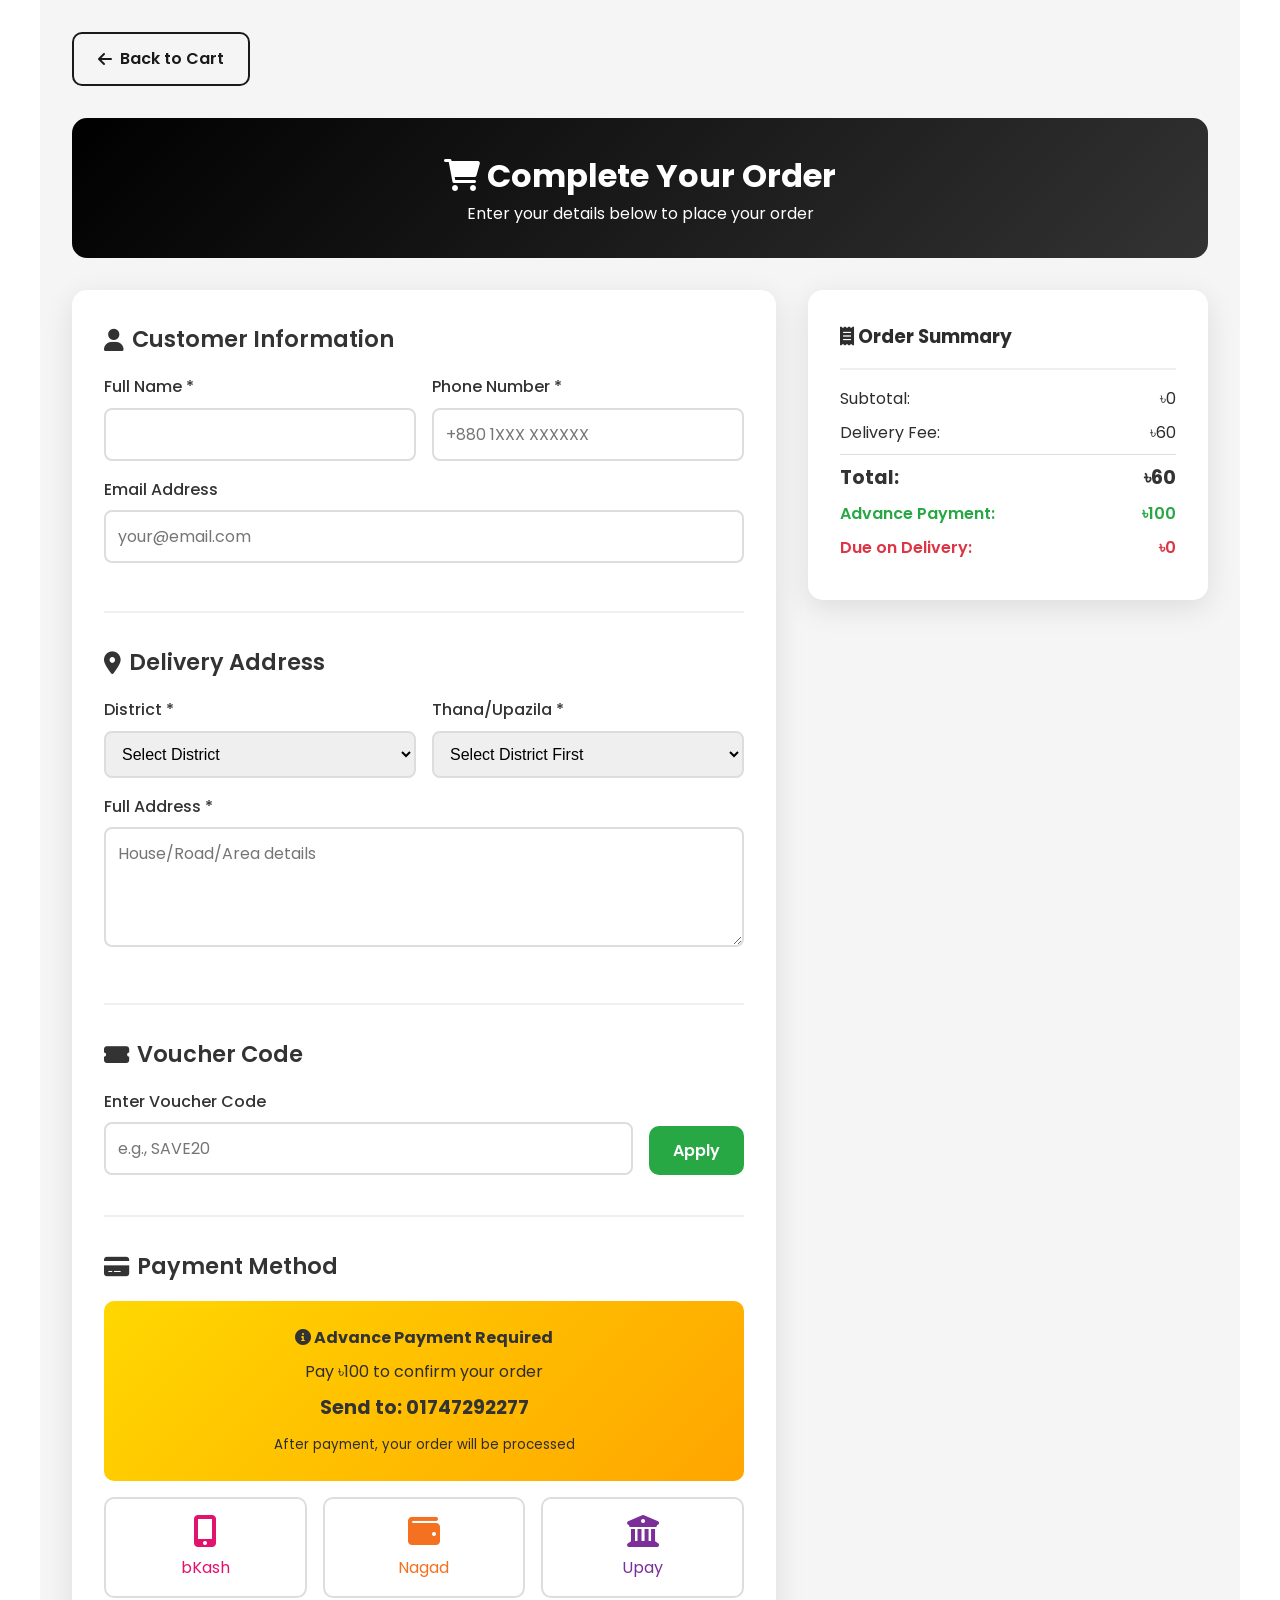
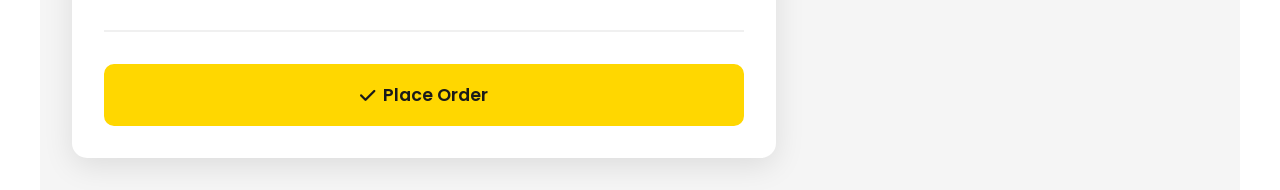
<file: checkout.html>
<!DOCTYPE html>
<html lang="en">
<head>
    <meta charset="UTF-8">
    <meta name="viewport" content="width=device-width, initial-scale=1.0">
    <title>Checkout - TryneX Lifestyle</title>
    <meta name="description" content="Complete your order at TryneX Lifestyle. Enter delivery details and make payment.">
    
    <!-- External CSS -->
    <link rel="stylesheet" href="https://cdnjs.cloudflare.com/ajax/libs/font-awesome/6.0.0/css/all.min.css">
    <link href="https://fonts.googleapis.com/css2?family=Poppins:wght@300;400;500;600;700&display=swap" rel="stylesheet">
    
    <!-- Custom CSS -->
    <link rel="stylesheet" href="style.css">
    
    <style>
        .checkout-container {
            max-width: 1200px;
            margin: 0 auto;
            padding: 2rem;
            background: #f5f5f5;
            min-height: 100vh;
        }
        
        .checkout-header {
            background: linear-gradient(135deg, #000 0%, #333 100%);
            color: white;
            padding: 2rem;
            border-radius: 15px;
            text-align: center;
            margin-bottom: 2rem;
        }
        
        .checkout-content {
            display: grid;
            grid-template-columns: 1fr 400px;
            gap: 2rem;
        }
        
        .checkout-form {
            background: white;
            padding: 2rem;
            border-radius: 15px;
            box-shadow: 0 8px 30px rgba(0,0,0,0.1);
        }
        
        .order-summary {
            background: white;
            padding: 2rem;
            border-radius: 15px;
            box-shadow: 0 8px 30px rgba(0,0,0,0.1);
            height: fit-content;
            position: sticky;
            top: 2rem;
        }
        
        .form-section {
            margin-bottom: 2rem;
            padding-bottom: 2rem;
            border-bottom: 2px solid #f0f0f0;
        }
        
        .form-section:last-child {
            border-bottom: none;
            margin-bottom: 0;
        }
        
        .section-title {
            font-size: 1.4rem;
            font-weight: 600;
            color: #333;
            margin-bottom: 1rem;
            display: flex;
            align-items: center;
            gap: 0.5rem;
        }
        
        .form-group {
            margin-bottom: 1rem;
        }
        
        .form-row {
            display: grid;
            grid-template-columns: 1fr 1fr;
            gap: 1rem;
        }
        
        .form-group label {
            display: block;
            margin-bottom: 0.5rem;
            font-weight: 500;
            color: #333;
        }
        
        .form-group input, .form-group select, .form-group textarea {
            width: 100%;
            padding: 0.75rem;
            border: 2px solid #ddd;
            border-radius: 8px;
            font-size: 1rem;
            transition: border-color 0.3s ease;
        }
        
        .form-group input:focus, .form-group select:focus, .form-group textarea:focus {
            outline: none;
            border-color: #FFD700;
        }
        
        .payment-methods {
            display: grid;
            grid-template-columns: repeat(auto-fit, minmax(120px, 1fr));
            gap: 1rem;
            margin-top: 1rem;
        }
        
        .payment-method {
            border: 2px solid #ddd;
            border-radius: 10px;
            padding: 1rem;
            text-align: center;
            cursor: pointer;
            transition: all 0.3s ease;
        }
        
        .payment-method:hover, .payment-method.selected {
            border-color: #FFD700;
            background: #fff8dc;
        }
        
        .payment-method i {
            font-size: 2rem;
            margin-bottom: 0.5rem;
        }
        
        .bkash { color: #E2136E; }
        .nagad { color: #F37120; }
        .upay { color: #7B2F98; }
        
        .advance-payment {
            background: linear-gradient(135deg, #FFD700, #FFA500);
            padding: 1.5rem;
            border-radius: 10px;
            margin: 1rem 0;
            text-align: center;
        }
        
        .advance-payment h4 {
            margin: 0 0 0.5rem 0;
            color: #333;
        }
        
        .payment-number {
            font-size: 1.2rem;
            font-weight: 700;
            color: #333;
            margin: 0.5rem 0;
        }
        
        .order-item {
            display: flex;
            align-items: center;
            gap: 1rem;
            padding: 1rem;
            border-bottom: 1px solid #eee;
        }
        
        .order-item:last-child {
            border-bottom: none;
        }
        
        .item-image {
            width: 60px;
            height: 60px;
            object-fit: cover;
            border-radius: 8px;
        }
        
        .item-info {
            flex: 1;
        }
        
        .item-name {
            font-weight: 600;
            color: #333;
            margin-bottom: 0.25rem;
        }
        
        .item-price {
            color: #666;
        }
        
        .order-totals {
            margin-top: 1rem;
            padding-top: 1rem;
            border-top: 2px solid #f0f0f0;
        }
        
        .total-line {
            display: flex;
            justify-content: space-between;
            margin-bottom: 0.5rem;
        }
        
        .total-line.final {
            font-size: 1.2rem;
            font-weight: 700;
            color: #333;
            border-top: 1px solid #ddd;
            padding-top: 0.5rem;
        }
        
        @media (max-width: 768px) {
            .checkout-content {
                grid-template-columns: 1fr;
            }
            
            .form-row {
                grid-template-columns: 1fr;
            }
            
            .payment-methods {
                grid-template-columns: 1fr;
            }
        }
    </style>
</head>
<body>
    <div class="checkout-container">
        <!-- Back to Cart -->
        <div style="margin-bottom: 2rem;">
            <a href="index.html" class="btn btn-outline" style="text-decoration: none;">
                <i class="fas fa-arrow-left"></i> Back to Cart
            </a>
        </div>
        
        <!-- Header -->
        <div class="checkout-header">
            <h1><i class="fas fa-shopping-cart"></i> Complete Your Order</h1>
            <p>Enter your details below to place your order</p>
        </div>
        
        <div class="checkout-content">
            <!-- Checkout Form -->
            <div class="checkout-form">
                <form id="checkoutForm">
                    <!-- Customer Information -->
                    <div class="form-section">
                        <h3 class="section-title">
                            <i class="fas fa-user"></i> Customer Information
                        </h3>
                        <div class="form-row">
                            <div class="form-group">
                                <label for="customerName">Full Name *</label>
                                <input type="text" id="customerName" name="customerName" required>
                            </div>
                            <div class="form-group">
                                <label for="customerPhone">Phone Number *</label>
                                <input type="tel" id="customerPhone" name="customerPhone" required placeholder="+880 1XXX XXXXXX">
                            </div>
                        </div>
                        <div class="form-group">
                            <label for="customerEmail">Email Address</label>
                            <input type="email" id="customerEmail" name="customerEmail" placeholder="your@email.com">
                        </div>
                    </div>
                    
                    <!-- Delivery Address -->
                    <div class="form-section">
                        <h3 class="section-title">
                            <i class="fas fa-map-marker-alt"></i> Delivery Address
                        </h3>
                        <div class="form-row">
                            <div class="form-group">
                                <label for="district">District *</label>
                                <select id="district" name="district" required onchange="loadThanas()">
                                    <option value="">Select District</option>
                                    <option value="dhaka">Dhaka</option>
                                    <option value="chittagong">Chittagong</option>
                                    <option value="rajshahi">Rajshahi</option>
                                    <option value="khulna">Khulna</option>
                                    <option value="barisal">Barisal</option>
                                    <option value="sylhet">Sylhet</option>
                                    <option value="rangpur">Rangpur</option>
                                    <option value="mymensingh">Mymensingh</option>
                                </select>
                            </div>
                            <div class="form-group">
                                <label for="thana">Thana/Upazila *</label>
                                <select id="thana" name="thana" required>
                                    <option value="">Select District First</option>
                                </select>
                            </div>
                        </div>
                        <div class="form-group">
                            <label for="fullAddress">Full Address *</label>
                            <textarea id="fullAddress" name="fullAddress" rows="3" required placeholder="House/Road/Area details"></textarea>
                        </div>
                    </div>
                    
                    <!-- Voucher Section -->
                    <div class="form-section">
                        <h3 class="section-title">
                            <i class="fas fa-ticket-alt"></i> Voucher Code
                        </h3>
                        <div style="display: flex; gap: 1rem; align-items: end;">
                            <div class="form-group" style="flex: 1; margin-bottom: 0;">
                                <label for="voucherCode">Enter Voucher Code</label>
                                <input type="text" id="voucherCode" name="voucherCode" placeholder="e.g., SAVE20">
                            </div>
                            <button type="button" onclick="applyVoucher()" class="btn btn-secondary" style="height: fit-content; padding: 0.75rem 1.5rem;">
                                Apply
                            </button>
                        </div>
                        <div id="voucherResult" style="margin-top: 0.5rem;"></div>
                    </div>
                    
                    <!-- Payment Method -->
                    <div class="form-section">
                        <h3 class="section-title">
                            <i class="fas fa-credit-card"></i> Payment Method
                        </h3>
                        
                        <div class="advance-payment">
                            <h4><i class="fas fa-info-circle"></i> Advance Payment Required</h4>
                            <p>Pay ৳100 to confirm your order</p>
                            <div class="payment-number">Send to: 01747292277</div>
                            <small>After payment, your order will be processed</small>
                        </div>
                        
                        <div class="payment-methods">
                            <div class="payment-method bkash" onclick="selectPaymentMethod('bkash')">
                                <i class="fas fa-mobile-alt"></i>
                                <div>bKash</div>
                            </div>
                            <div class="payment-method nagad" onclick="selectPaymentMethod('nagad')">
                                <i class="fas fa-wallet"></i>
                                <div>Nagad</div>
                            </div>
                            <div class="payment-method upay" onclick="selectPaymentMethod('upay')">
                                <i class="fas fa-university"></i>
                                <div>Upay</div>
                            </div>
                        </div>
                        
                        <div id="paymentDetails" style="display: none; margin-top: 1rem;">
                            <div class="form-group">
                                <label for="transactionId">Transaction ID *</label>
                                <input type="text" id="transactionId" name="transactionId" placeholder="Enter transaction ID after payment">
                            </div>
                            <div class="form-group">
                                <label for="paymentAmount">Amount Paid *</label>
                                <input type="number" id="paymentAmount" name="paymentAmount" value="100" readonly>
                            </div>
                        </div>
                    </div>
                    
                    <button type="submit" class="btn btn-primary btn-block" style="width: 100%; padding: 1rem; font-size: 1.1rem;">
                        <i class="fas fa-check"></i> Place Order
                    </button>
                </form>
            </div>
            
            <!-- Order Summary -->
            <div class="order-summary">
                <h3><i class="fas fa-receipt"></i> Order Summary</h3>
                <div id="orderItems">
                    <!-- Order items will be loaded here -->
                </div>
                <div class="order-totals">
                    <div class="total-line">
                        <span>Subtotal:</span>
                        <span id="subtotal">৳0</span>
                    </div>
                    <div class="total-line">
                        <span>Delivery Fee:</span>
                        <span id="deliveryFee">৳60</span>
                    </div>
                    <div class="total-line" id="discountLine" style="display: none;">
                        <span>Discount:</span>
                        <span id="discount">৳0</span>
                    </div>
                    <div class="total-line final">
                        <span>Total:</span>
                        <span id="totalAmount">৳0</span>
                    </div>
                    <div class="total-line" style="color: #28a745; font-weight: 600;">
                        <span>Advance Payment:</span>
                        <span>৳100</span>
                    </div>
                    <div class="total-line" style="color: #dc3545; font-weight: 600;">
                        <span>Due on Delivery:</span>
                        <span id="dueAmount">৳0</span>
                    </div>
                </div>
            </div>
        </div>
    </div>

    <script src="checkout.js"></script>
</body>
</html>
</file>
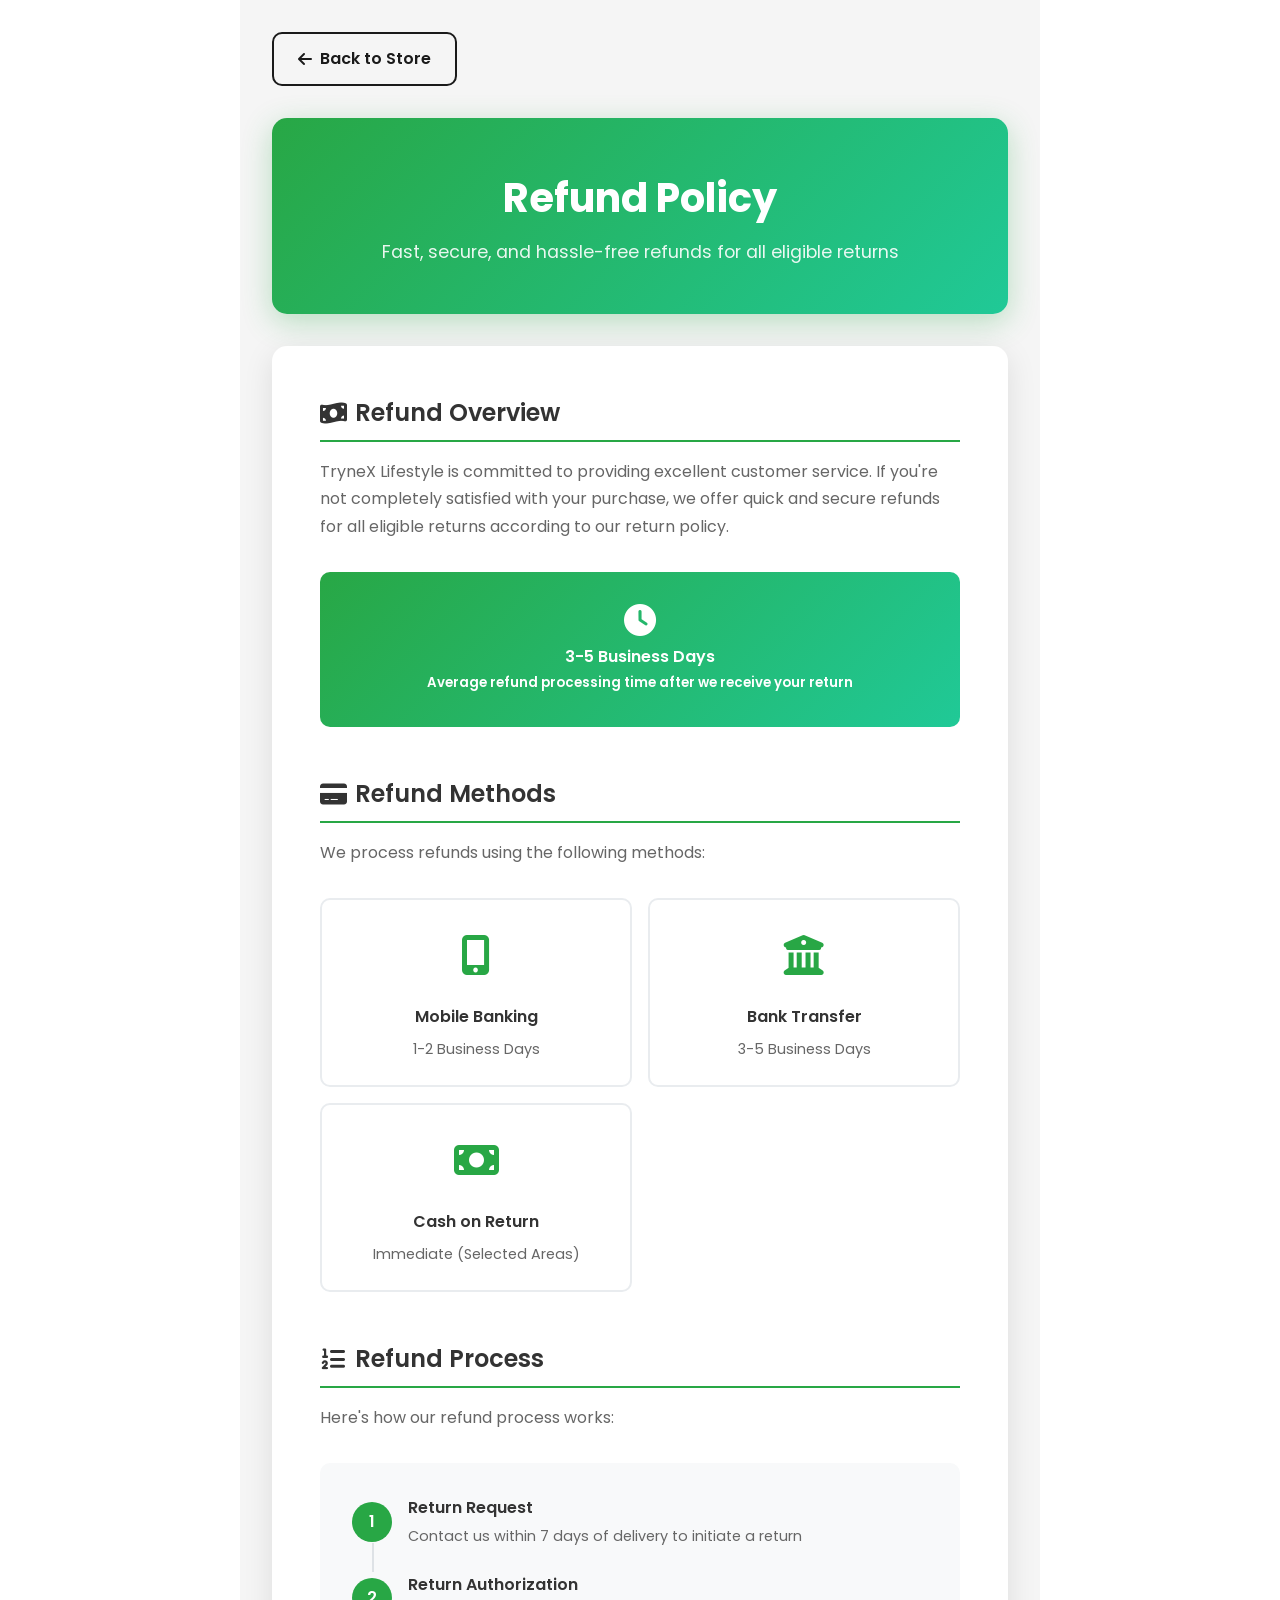
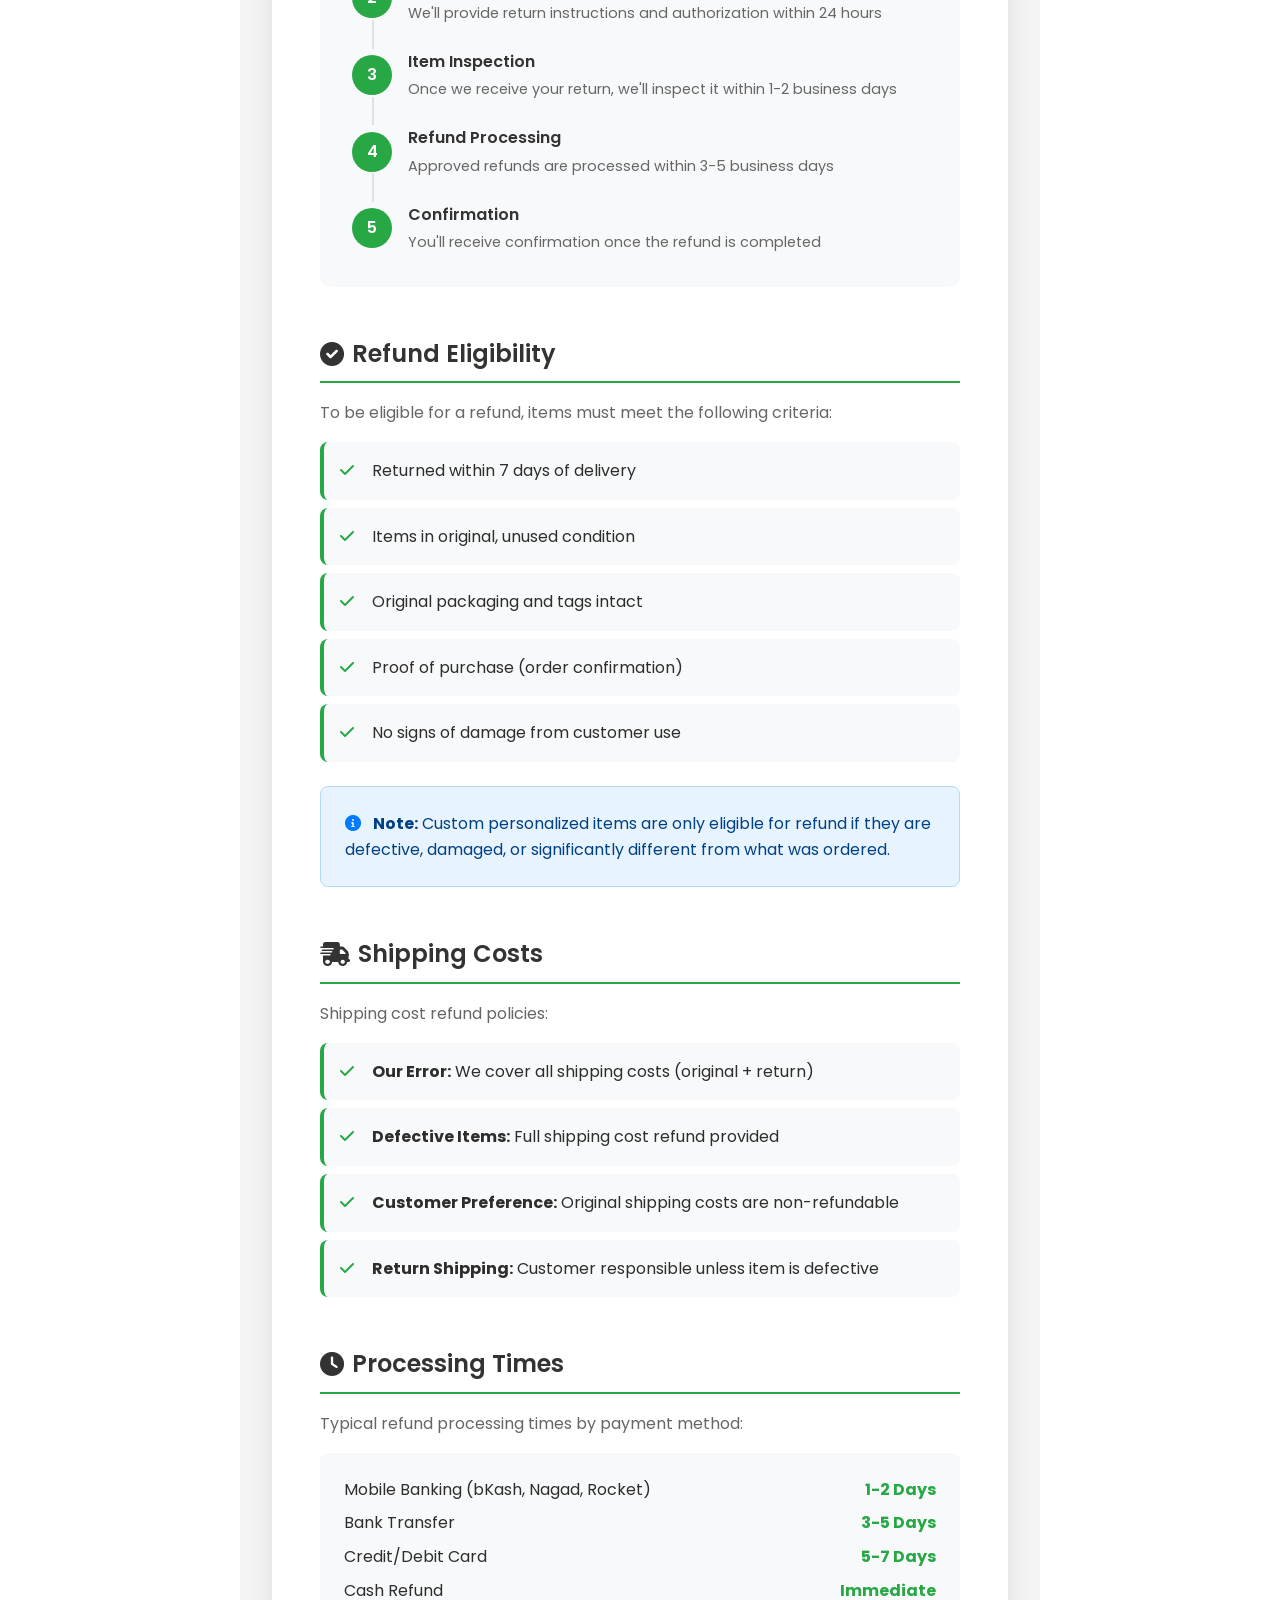
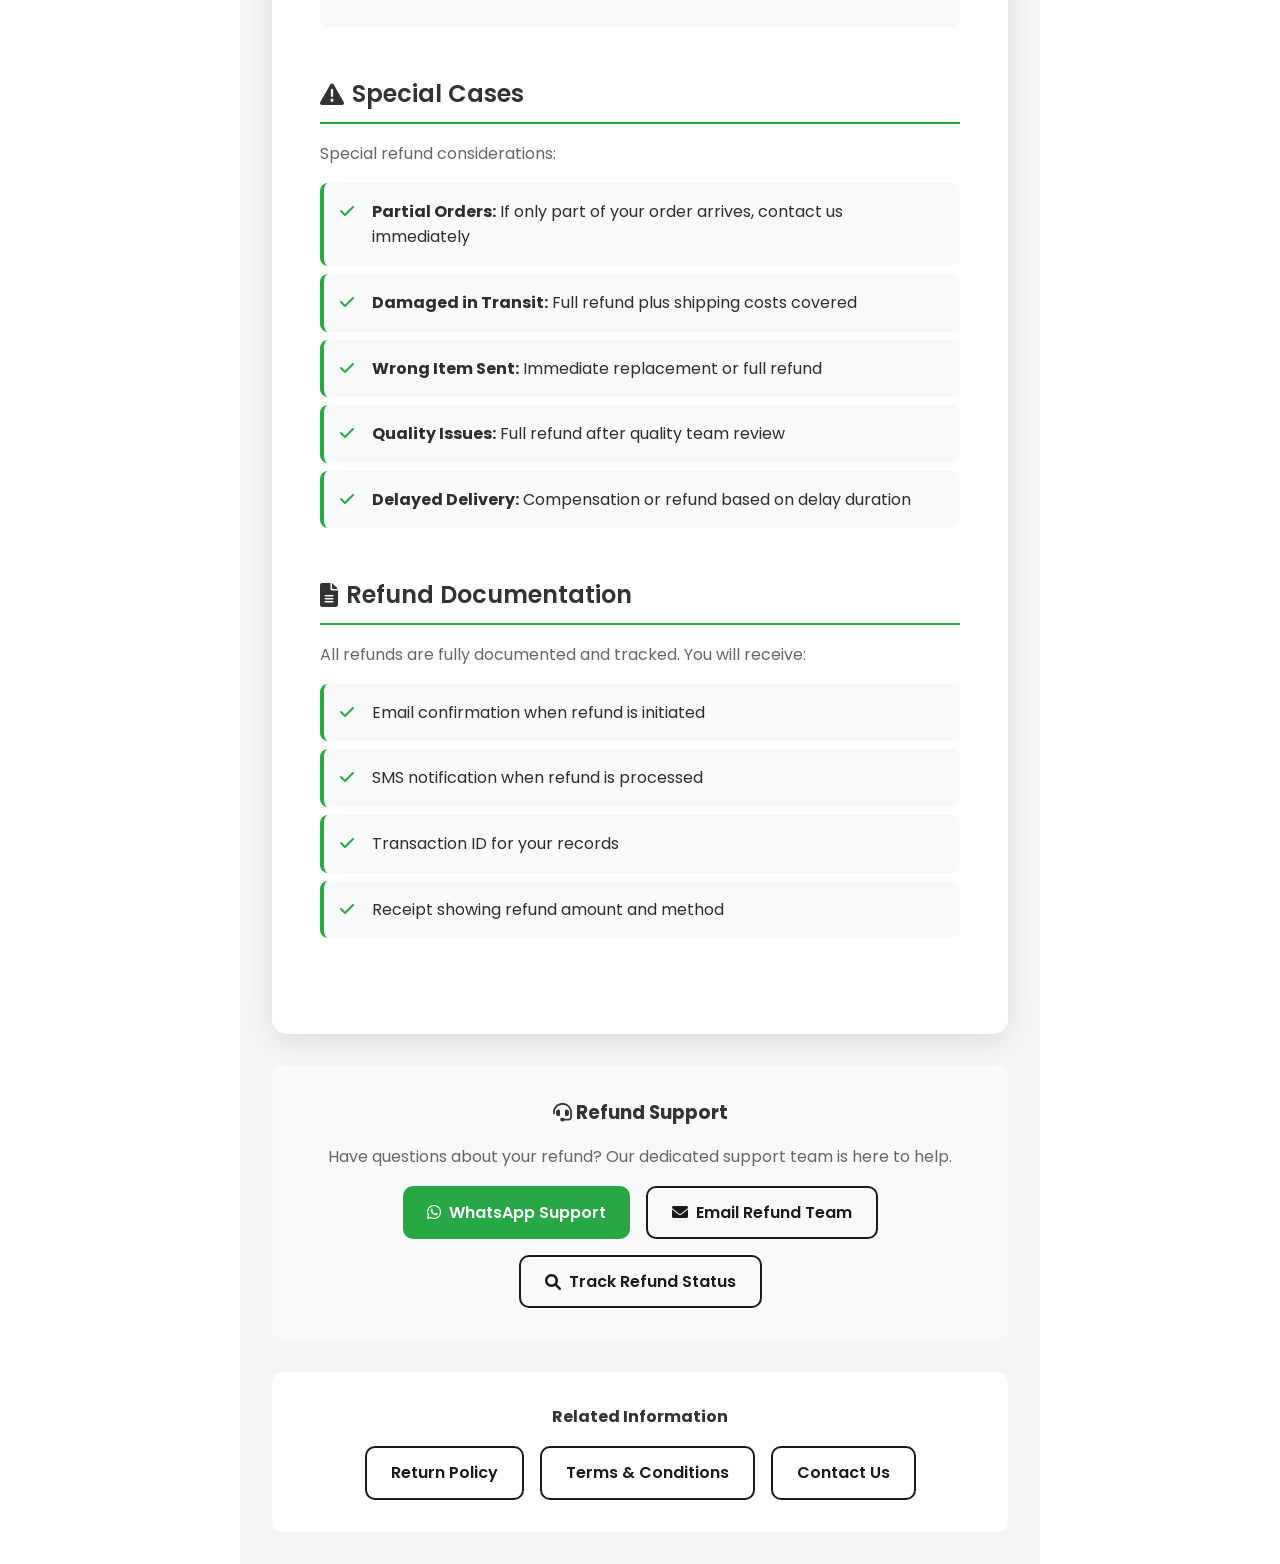
<file: refund-policy.html>
<!DOCTYPE html>
<html lang="en">
<head>
    <meta charset="UTF-8">
    <meta name="viewport" content="width=device-width, initial-scale=1.0">
    <title>Refund Policy - TryneX Lifestyle</title>
    <meta name="description" content="Learn about TryneX Lifestyle's refund policy. Fast and secure refunds for eligible returns within 3-5 business days.">
    
    <!-- External CSS -->
    <link rel="stylesheet" href="https://cdnjs.cloudflare.com/ajax/libs/font-awesome/6.0.0/css/all.min.css">
    <link href="https://fonts.googleapis.com/css2?family=Poppins:wght@300;400;500;600;700&display=swap" rel="stylesheet">
    
    <!-- Custom CSS -->
    <link rel="stylesheet" href="style.css">
    
    <style>
        .policy-container {
            max-width: 800px;
            margin: 0 auto;
            padding: 2rem;
            min-height: 100vh;
            background: #f5f5f5;
        }
        
        .policy-header {
            background: linear-gradient(135deg, #28a745 0%, #20c997 100%);
            color: white;
            padding: 3rem 2rem;
            border-radius: 15px;
            text-align: center;
            margin-bottom: 2rem;
            box-shadow: 0 8px 30px rgba(40, 167, 69, 0.3);
        }
        
        .policy-title {
            font-size: 2.5rem;
            font-weight: 700;
            margin-bottom: 0.5rem;
        }
        
        .policy-subtitle {
            font-size: 1.1rem;
            opacity: 0.9;
        }
        
        .policy-content {
            background: white;
            padding: 3rem;
            border-radius: 15px;
            box-shadow: 0 8px 30px rgba(0,0,0,0.1);
            margin-bottom: 2rem;
        }
        
        .policy-section {
            margin-bottom: 3rem;
        }
        
        .section-title {
            font-size: 1.5rem;
            font-weight: 600;
            margin-bottom: 1rem;
            color: #333;
            display: flex;
            align-items: center;
            gap: 0.5rem;
            border-bottom: 2px solid #28a745;
            padding-bottom: 0.5rem;
        }
        
        .policy-text {
            color: #666;
            line-height: 1.7;
            margin-bottom: 1rem;
        }
        
        .policy-list {
            list-style: none;
            padding: 0;
        }
        
        .policy-list li {
            background: #f8f9fa;
            padding: 1rem;
            margin-bottom: 0.5rem;
            border-radius: 8px;
            border-left: 4px solid #28a745;
            position: relative;
            padding-left: 3rem;
        }
        
        .policy-list li::before {
            content: '\f00c';
            font-family: 'Font Awesome 6 Free';
            font-weight: 900;
            position: absolute;
            left: 1rem;
            color: #28a745;
        }
        
        .highlight-box {
            background: linear-gradient(135deg, #28a745 0%, #20c997 100%);
            color: white;
            padding: 2rem;
            border-radius: 10px;
            margin: 2rem 0;
            text-align: center;
            font-weight: 600;
        }
        
        .refund-timeline {
            background: #f8f9fa;
            padding: 2rem;
            border-radius: 10px;
            margin: 2rem 0;
        }
        
        .timeline-step {
            display: flex;
            align-items: center;
            margin-bottom: 1.5rem;
            position: relative;
        }
        
        .timeline-step:last-child {
            margin-bottom: 0;
        }
        
        .timeline-step::before {
            content: '';
            position: absolute;
            left: 1.25rem;
            top: 3rem;
            bottom: -1.5rem;
            width: 2px;
            background: #dee2e6;
            z-index: 1;
        }
        
        .timeline-step:last-child::before {
            display: none;
        }
        
        .step-number {
            background: #28a745;
            color: white;
            width: 2.5rem;
            height: 2.5rem;
            border-radius: 50%;
            display: flex;
            align-items: center;
            justify-content: center;
            font-weight: 600;
            margin-right: 1rem;
            position: relative;
            z-index: 2;
        }
        
        .step-content {
            flex: 1;
        }
        
        .step-title {
            font-weight: 600;
            color: #333;
            margin-bottom: 0.25rem;
        }
        
        .step-description {
            color: #666;
            font-size: 0.9rem;
        }
        
        .contact-box {
            background: #f8f9fa;
            padding: 2rem;
            border-radius: 10px;
            margin: 2rem 0;
            text-align: center;
        }
        
        .contact-buttons {
            display: flex;
            gap: 1rem;
            justify-content: center;
            flex-wrap: wrap;
            margin-top: 1rem;
        }
        
        .info-box {
            background: #e7f3ff;
            border: 1px solid #b3d9ff;
            color: #004085;
            padding: 1.5rem;
            border-radius: 8px;
            margin: 1.5rem 0;
        }
        
        .info-box i {
            margin-right: 0.5rem;
            color: #007bff;
        }
        
        .refund-methods {
            display: grid;
            grid-template-columns: repeat(auto-fit, minmax(250px, 1fr));
            gap: 1rem;
            margin: 2rem 0;
        }
        
        .method-card {
            background: white;
            border: 2px solid #e9ecef;
            padding: 1.5rem;
            border-radius: 10px;
            text-align: center;
            transition: all 0.3s ease;
        }
        
        .method-card:hover {
            border-color: #28a745;
            transform: translateY(-2px);
        }
        
        .method-icon {
            font-size: 2.5rem;
            color: #28a745;
            margin-bottom: 1rem;
        }
        
        .method-title {
            font-weight: 600;
            color: #333;
            margin-bottom: 0.5rem;
        }
        
        .method-time {
            color: #666;
            font-size: 0.9rem;
        }
        
        /* Responsive */
        @media (max-width: 768px) {
            .policy-container {
                padding: 1rem;
            }
            
            .policy-header {
                padding: 2rem 1rem;
            }
            
            .policy-title {
                font-size: 2rem;
            }
            
            .policy-content {
                padding: 2rem 1rem;
            }
            
            .contact-buttons {
                flex-direction: column;
            }
            
            .refund-methods {
                grid-template-columns: 1fr;
            }
        }
    </style>
</head>
<body>
    <div class="policy-container">
        <!-- Back to Store -->
        <div style="margin-bottom: 2rem;">
            <a href="index.html" class="btn btn-outline" style="text-decoration: none;">
                <i class="fas fa-arrow-left"></i> Back to Store
            </a>
        </div>
        
        <!-- Header -->
        <div class="policy-header">
            <h1 class="policy-title">Refund Policy</h1>
            <p class="policy-subtitle">Fast, secure, and hassle-free refunds for all eligible returns</p>
        </div>
        
        <!-- Policy Content -->
        <div class="policy-content">
            <div class="policy-section">
                <h2 class="section-title">
                    <i class="fas fa-money-bill-wave"></i> Refund Overview
                </h2>
                <p class="policy-text">
                    TryneX Lifestyle is committed to providing excellent customer service. 
                    If you're not completely satisfied with your purchase, we offer quick and secure refunds 
                    for all eligible returns according to our return policy.
                </p>
                
                <div class="highlight-box">
                    <i class="fas fa-clock" style="font-size: 2rem; margin-bottom: 0.5rem;"></i>
                    <div>3-5 Business Days</div>
                    <small>Average refund processing time after we receive your return</small>
                </div>
            </div>
            
            <div class="policy-section">
                <h2 class="section-title">
                    <i class="fas fa-credit-card"></i> Refund Methods
                </h2>
                <p class="policy-text">We process refunds using the following methods:</p>
                
                <div class="refund-methods">
                    <div class="method-card">
                        <div class="method-icon">
                            <i class="fas fa-mobile-alt"></i>
                        </div>
                        <div class="method-title">Mobile Banking</div>
                        <div class="method-time">1-2 Business Days</div>
                    </div>
                    
                    <div class="method-card">
                        <div class="method-icon">
                            <i class="fas fa-university"></i>
                        </div>
                        <div class="method-title">Bank Transfer</div>
                        <div class="method-time">3-5 Business Days</div>
                    </div>
                    
                    <div class="method-card">
                        <div class="method-icon">
                            <i class="fas fa-money-bill"></i>
                        </div>
                        <div class="method-title">Cash on Return</div>
                        <div class="method-time">Immediate (Selected Areas)</div>
                    </div>
                </div>
            </div>
            
            <div class="policy-section">
                <h2 class="section-title">
                    <i class="fas fa-list-ol"></i> Refund Process
                </h2>
                <p class="policy-text">Here's how our refund process works:</p>
                
                <div class="refund-timeline">
                    <div class="timeline-step">
                        <div class="step-number">1</div>
                        <div class="step-content">
                            <div class="step-title">Return Request</div>
                            <div class="step-description">Contact us within 7 days of delivery to initiate a return</div>
                        </div>
                    </div>
                    
                    <div class="timeline-step">
                        <div class="step-number">2</div>
                        <div class="step-content">
                            <div class="step-title">Return Authorization</div>
                            <div class="step-description">We'll provide return instructions and authorization within 24 hours</div>
                        </div>
                    </div>
                    
                    <div class="timeline-step">
                        <div class="step-number">3</div>
                        <div class="step-content">
                            <div class="step-title">Item Inspection</div>
                            <div class="step-description">Once we receive your return, we'll inspect it within 1-2 business days</div>
                        </div>
                    </div>
                    
                    <div class="timeline-step">
                        <div class="step-number">4</div>
                        <div class="step-content">
                            <div class="step-title">Refund Processing</div>
                            <div class="step-description">Approved refunds are processed within 3-5 business days</div>
                        </div>
                    </div>
                    
                    <div class="timeline-step">
                        <div class="step-number">5</div>
                        <div class="step-content">
                            <div class="step-title">Confirmation</div>
                            <div class="step-description">You'll receive confirmation once the refund is completed</div>
                        </div>
                    </div>
                </div>
            </div>
            
            <div class="policy-section">
                <h2 class="section-title">
                    <i class="fas fa-check-circle"></i> Refund Eligibility
                </h2>
                <p class="policy-text">To be eligible for a refund, items must meet the following criteria:</p>
                <ul class="policy-list">
                    <li>Returned within 7 days of delivery</li>
                    <li>Items in original, unused condition</li>
                    <li>Original packaging and tags intact</li>
                    <li>Proof of purchase (order confirmation)</li>
                    <li>No signs of damage from customer use</li>
                </ul>
                
                <div class="info-box">
                    <i class="fas fa-info-circle"></i>
                    <strong>Note:</strong> Custom personalized items are only eligible for refund if they 
                    are defective, damaged, or significantly different from what was ordered.
                </div>
            </div>
            
            <div class="policy-section">
                <h2 class="section-title">
                    <i class="fas fa-shipping-fast"></i> Shipping Costs
                </h2>
                <p class="policy-text">Shipping cost refund policies:</p>
                <ul class="policy-list">
                    <li><strong>Our Error:</strong> We cover all shipping costs (original + return)</li>
                    <li><strong>Defective Items:</strong> Full shipping cost refund provided</li>
                    <li><strong>Customer Preference:</strong> Original shipping costs are non-refundable</li>
                    <li><strong>Return Shipping:</strong> Customer responsible unless item is defective</li>
                </ul>
            </div>
            
            <div class="policy-section">
                <h2 class="section-title">
                    <i class="fas fa-clock"></i> Processing Times
                </h2>
                <p class="policy-text">Typical refund processing times by payment method:</p>
                
                <div style="background: #f8f9fa; padding: 1.5rem; border-radius: 8px; margin: 1rem 0;">
                    <div style="display: grid; grid-template-columns: 1fr auto; gap: 1rem; margin-bottom: 0.5rem;">
                        <span>Mobile Banking (bKash, Nagad, Rocket)</span>
                        <strong style="color: #28a745;">1-2 Days</strong>
                    </div>
                    <div style="display: grid; grid-template-columns: 1fr auto; gap: 1rem; margin-bottom: 0.5rem;">
                        <span>Bank Transfer</span>
                        <strong style="color: #28a745;">3-5 Days</strong>
                    </div>
                    <div style="display: grid; grid-template-columns: 1fr auto; gap: 1rem; margin-bottom: 0.5rem;">
                        <span>Credit/Debit Card</span>
                        <strong style="color: #28a745;">5-7 Days</strong>
                    </div>
                    <div style="display: grid; grid-template-columns: 1fr auto; gap: 1rem;">
                        <span>Cash Refund</span>
                        <strong style="color: #28a745;">Immediate</strong>
                    </div>
                </div>
            </div>
            
            <div class="policy-section">
                <h2 class="section-title">
                    <i class="fas fa-exclamation-triangle"></i> Special Cases
                </h2>
                <p class="policy-text">Special refund considerations:</p>
                <ul class="policy-list">
                    <li><strong>Partial Orders:</strong> If only part of your order arrives, contact us immediately</li>
                    <li><strong>Damaged in Transit:</strong> Full refund plus shipping costs covered</li>
                    <li><strong>Wrong Item Sent:</strong> Immediate replacement or full refund</li>
                    <li><strong>Quality Issues:</strong> Full refund after quality team review</li>
                    <li><strong>Delayed Delivery:</strong> Compensation or refund based on delay duration</li>
                </ul>
            </div>
            
            <div class="policy-section">
                <h2 class="section-title">
                    <i class="fas fa-file-alt"></i> Refund Documentation
                </h2>
                <p class="policy-text">
                    All refunds are fully documented and tracked. You will receive:
                </p>
                <ul class="policy-list">
                    <li>Email confirmation when refund is initiated</li>
                    <li>SMS notification when refund is processed</li>
                    <li>Transaction ID for your records</li>
                    <li>Receipt showing refund amount and method</li>
                </ul>
            </div>
        </div>
        
        <!-- Contact Section -->
        <div class="contact-box">
            <h3 style="margin-bottom: 1rem; color: #333;">
                <i class="fas fa-headset"></i> Refund Support
            </h3>
            <p style="color: #666; margin-bottom: 1rem;">
                Have questions about your refund? Our dedicated support team is here to help.
            </p>
            <div class="contact-buttons">
                <button class="btn btn-secondary" onclick="window.open('https://wa.me/8801747292227?text=I have a question about my refund', '_blank')">
                    <i class="fab fa-whatsapp"></i> WhatsApp Support
                </button>
                <button class="btn btn-outline" onclick="window.open('mailto:refunds@trynexlifestyle.com?subject=Refund Inquiry', '_blank')">
                    <i class="fas fa-envelope"></i> Email Refund Team
                </button>
                <a href="track-order.html" class="btn btn-outline">
                    <i class="fas fa-search"></i> Track Refund Status
                </a>
            </div>
        </div>
        
        <!-- Footer Links -->
        <div style="text-align: center; margin-top: 2rem; padding: 2rem; background: white; border-radius: 10px;">
            <h4 style="margin-bottom: 1rem; color: #333;">Related Information</h4>
            <div style="display: flex; gap: 1rem; justify-content: center; flex-wrap: wrap;">
                <a href="return-policy.html" class="btn btn-outline">Return Policy</a>
                <a href="rules.html" class="btn btn-outline">Terms & Conditions</a>
                <a href="index.html#contact" class="btn btn-outline">Contact Us</a>
            </div>
        </div>
    </div>
</body>
</html>
</file>
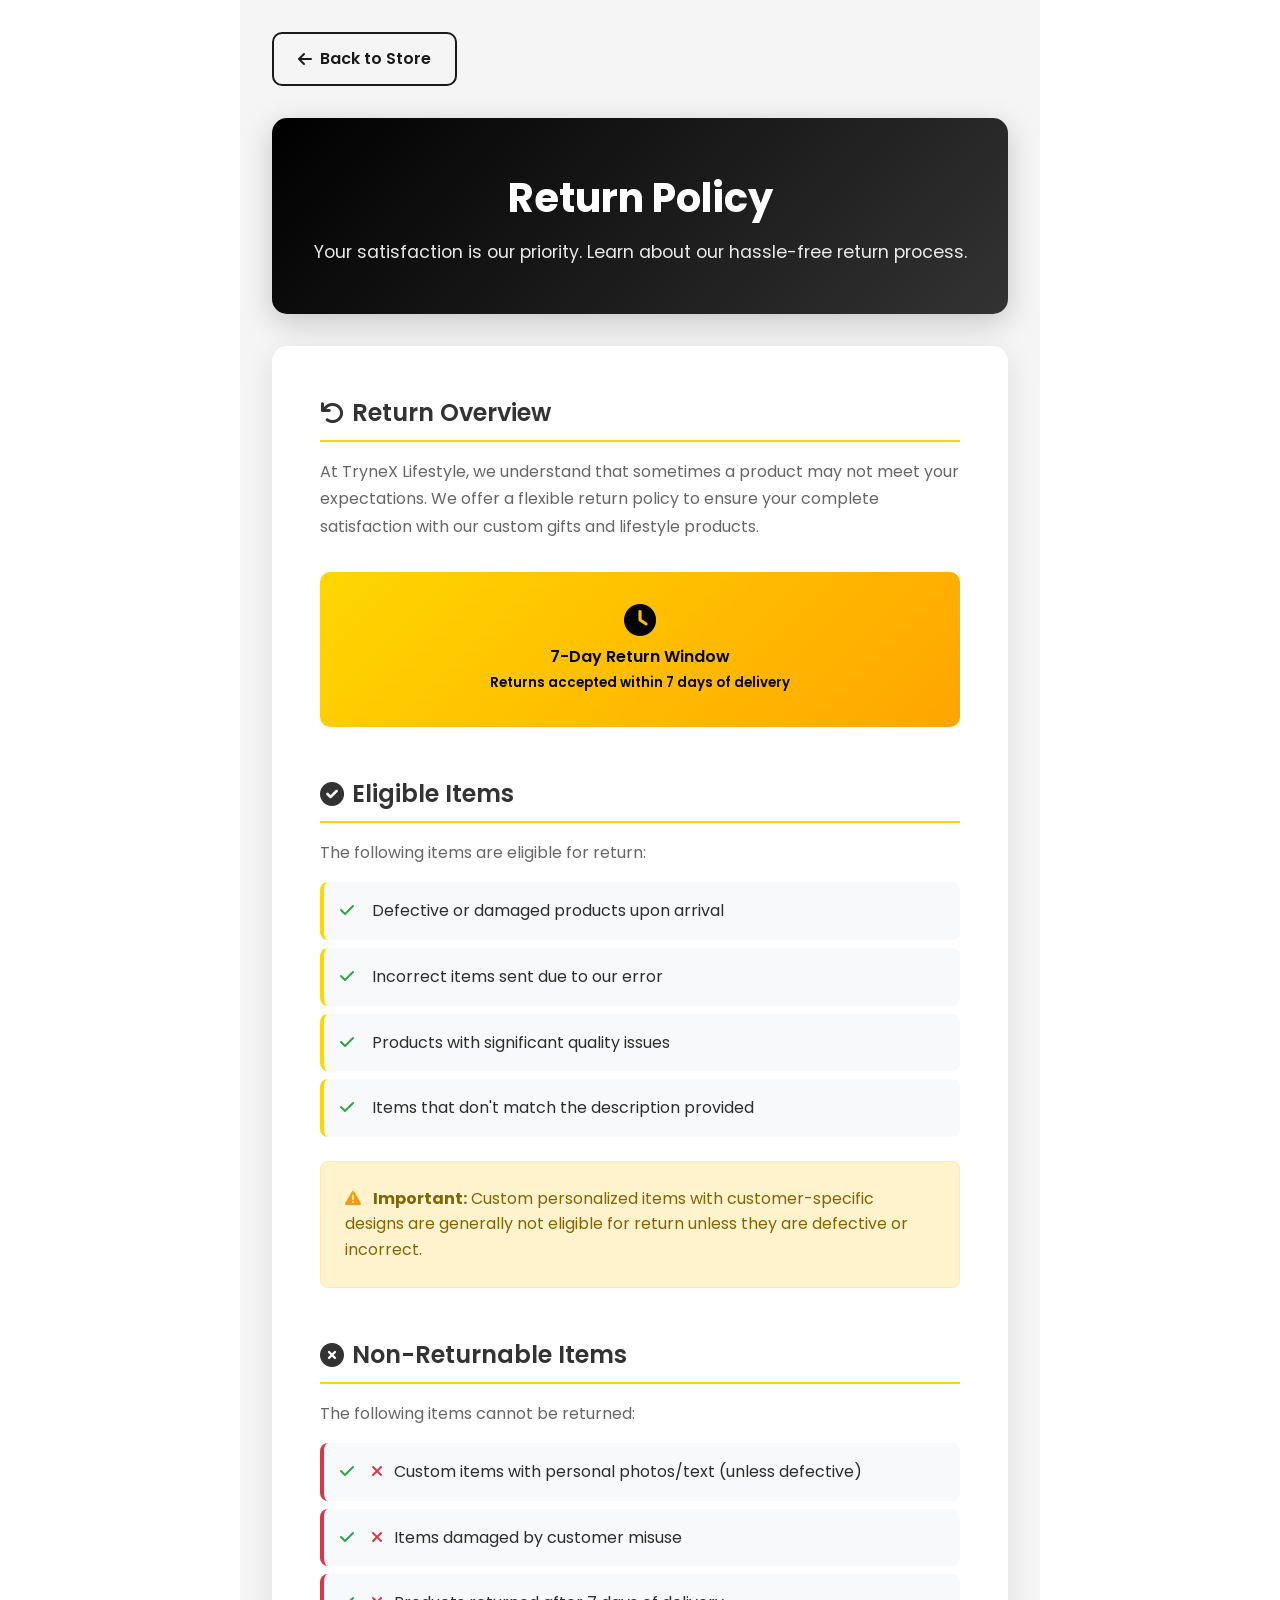
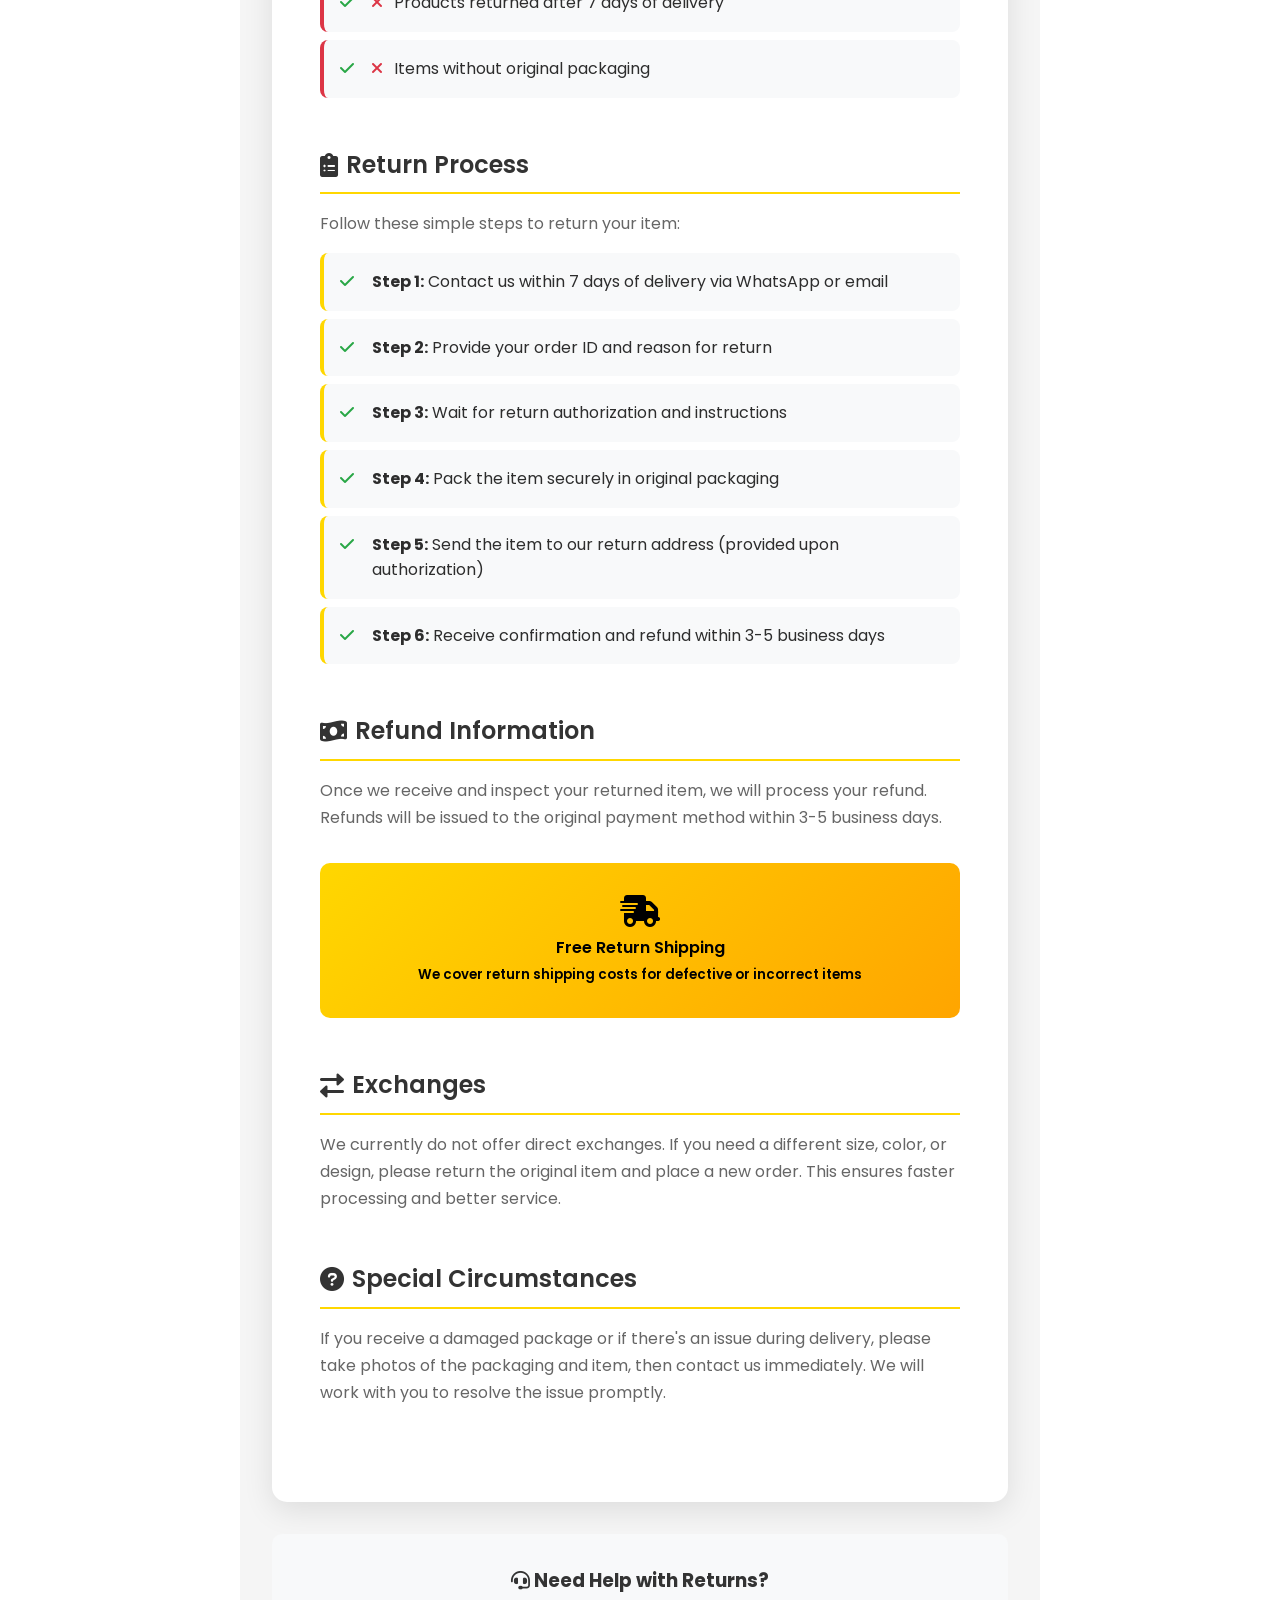
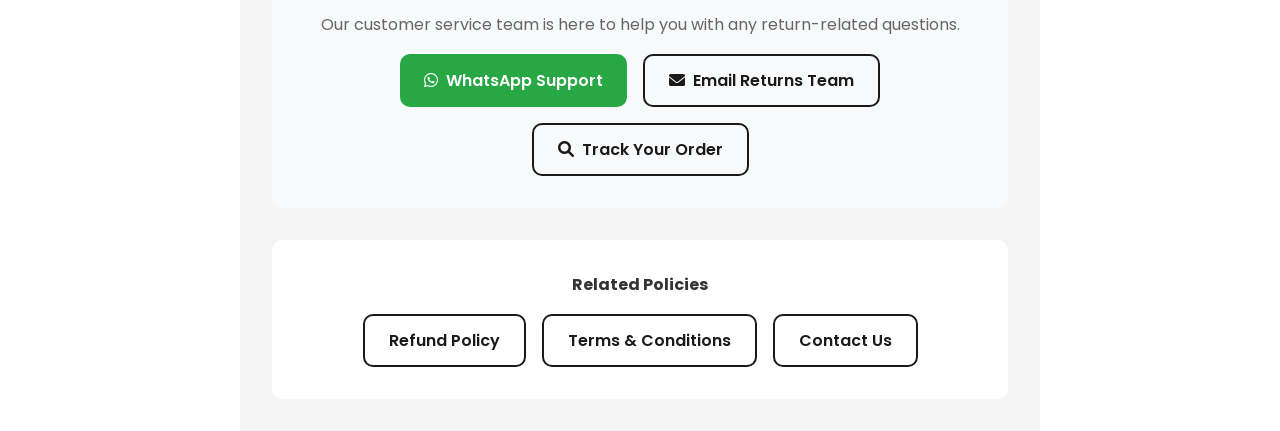
<file: return-policy.html>
<!DOCTYPE html>
<html lang="en">
<head>
    <meta charset="UTF-8">
    <meta name="viewport" content="width=device-width, initial-scale=1.0">
    <title>Return Policy - TryneX Lifestyle</title>
    <meta name="description" content="Learn about TryneX Lifestyle's return policy for custom gifts and personalized products. Easy returns within 7 days.">
    
    <!-- External CSS -->
    <link rel="stylesheet" href="https://cdnjs.cloudflare.com/ajax/libs/font-awesome/6.0.0/css/all.min.css">
    <link href="https://fonts.googleapis.com/css2?family=Poppins:wght@300;400;500;600;700&display=swap" rel="stylesheet">
    
    <!-- Custom CSS -->
    <link rel="stylesheet" href="style.css">
    
    <style>
        .policy-container {
            max-width: 800px;
            margin: 0 auto;
            padding: 2rem;
            min-height: 100vh;
            background: #f5f5f5;
        }
        
        .policy-header {
            background: linear-gradient(135deg, #000 0%, #333 100%);
            color: white;
            padding: 3rem 2rem;
            border-radius: 15px;
            text-align: center;
            margin-bottom: 2rem;
            box-shadow: 0 8px 30px rgba(0,0,0,0.2);
        }
        
        .policy-title {
            font-size: 2.5rem;
            font-weight: 700;
            margin-bottom: 0.5rem;
        }
        
        .policy-subtitle {
            font-size: 1.1rem;
            opacity: 0.9;
        }
        
        .policy-content {
            background: white;
            padding: 3rem;
            border-radius: 15px;
            box-shadow: 0 8px 30px rgba(0,0,0,0.1);
            margin-bottom: 2rem;
        }
        
        .policy-section {
            margin-bottom: 3rem;
        }
        
        .section-title {
            font-size: 1.5rem;
            font-weight: 600;
            margin-bottom: 1rem;
            color: #333;
            display: flex;
            align-items: center;
            gap: 0.5rem;
            border-bottom: 2px solid #FFD700;
            padding-bottom: 0.5rem;
        }
        
        .policy-text {
            color: #666;
            line-height: 1.7;
            margin-bottom: 1rem;
        }
        
        .policy-list {
            list-style: none;
            padding: 0;
        }
        
        .policy-list li {
            background: #f8f9fa;
            padding: 1rem;
            margin-bottom: 0.5rem;
            border-radius: 8px;
            border-left: 4px solid #FFD700;
            position: relative;
            padding-left: 3rem;
        }
        
        .policy-list li::before {
            content: '\f00c';
            font-family: 'Font Awesome 6 Free';
            font-weight: 900;
            position: absolute;
            left: 1rem;
            color: #28a745;
        }
        
        .highlight-box {
            background: linear-gradient(135deg, #FFD700 0%, #FFA500 100%);
            color: #000;
            padding: 2rem;
            border-radius: 10px;
            margin: 2rem 0;
            text-align: center;
            font-weight: 600;
        }
        
        .contact-box {
            background: #f8f9fa;
            padding: 2rem;
            border-radius: 10px;
            margin: 2rem 0;
            text-align: center;
        }
        
        .contact-buttons {
            display: flex;
            gap: 1rem;
            justify-content: center;
            flex-wrap: wrap;
            margin-top: 1rem;
        }
        
        .warning-box {
            background: #fff3cd;
            border: 1px solid #ffeaa7;
            color: #856404;
            padding: 1.5rem;
            border-radius: 8px;
            margin: 1.5rem 0;
        }
        
        .warning-box i {
            margin-right: 0.5rem;
            color: #f39c12;
        }
        
        /* Responsive */
        @media (max-width: 768px) {
            .policy-container {
                padding: 1rem;
            }
            
            .policy-header {
                padding: 2rem 1rem;
            }
            
            .policy-title {
                font-size: 2rem;
            }
            
            .policy-content {
                padding: 2rem 1rem;
            }
            
            .contact-buttons {
                flex-direction: column;
            }
        }
    </style>
</head>
<body>
    <div class="policy-container">
        <!-- Back to Store -->
        <div style="margin-bottom: 2rem;">
            <a href="index.html" class="btn btn-outline" style="text-decoration: none;">
                <i class="fas fa-arrow-left"></i> Back to Store
            </a>
        </div>
        
        <!-- Header -->
        <div class="policy-header">
            <h1 class="policy-title">Return Policy</h1>
            <p class="policy-subtitle">Your satisfaction is our priority. Learn about our hassle-free return process.</p>
        </div>
        
        <!-- Policy Content -->
        <div class="policy-content">
            <div class="policy-section">
                <h2 class="section-title">
                    <i class="fas fa-undo"></i> Return Overview
                </h2>
                <p class="policy-text">
                    At TryneX Lifestyle, we understand that sometimes a product may not meet your expectations. 
                    We offer a flexible return policy to ensure your complete satisfaction with our custom gifts and lifestyle products.
                </p>
                
                <div class="highlight-box">
                    <i class="fas fa-clock" style="font-size: 2rem; margin-bottom: 0.5rem;"></i>
                    <div>7-Day Return Window</div>
                    <small>Returns accepted within 7 days of delivery</small>
                </div>
            </div>
            
            <div class="policy-section">
                <h2 class="section-title">
                    <i class="fas fa-check-circle"></i> Eligible Items
                </h2>
                <p class="policy-text">The following items are eligible for return:</p>
                <ul class="policy-list">
                    <li>Defective or damaged products upon arrival</li>
                    <li>Incorrect items sent due to our error</li>
                    <li>Products with significant quality issues</li>
                    <li>Items that don't match the description provided</li>
                </ul>
                
                <div class="warning-box">
                    <i class="fas fa-exclamation-triangle"></i>
                    <strong>Important:</strong> Custom personalized items with customer-specific designs 
                    are generally not eligible for return unless they are defective or incorrect.
                </div>
            </div>
            
            <div class="policy-section">
                <h2 class="section-title">
                    <i class="fas fa-times-circle"></i> Non-Returnable Items
                </h2>
                <p class="policy-text">The following items cannot be returned:</p>
                <ul class="policy-list" style="list-style-type: none;">
                    <li style="border-left-color: #dc3545;">
                        <i class="fas fa-times" style="color: #dc3545; margin-right: 0.5rem;"></i>
                        Custom items with personal photos/text (unless defective)
                    </li>
                    <li style="border-left-color: #dc3545;">
                        <i class="fas fa-times" style="color: #dc3545; margin-right: 0.5rem;"></i>
                        Items damaged by customer misuse
                    </li>
                    <li style="border-left-color: #dc3545;">
                        <i class="fas fa-times" style="color: #dc3545; margin-right: 0.5rem;"></i>
                        Products returned after 7 days of delivery
                    </li>
                    <li style="border-left-color: #dc3545;">
                        <i class="fas fa-times" style="color: #dc3545; margin-right: 0.5rem;"></i>
                        Items without original packaging
                    </li>
                </ul>
            </div>
            
            <div class="policy-section">
                <h2 class="section-title">
                    <i class="fas fa-clipboard-list"></i> Return Process
                </h2>
                <p class="policy-text">Follow these simple steps to return your item:</p>
                <ul class="policy-list">
                    <li><strong>Step 1:</strong> Contact us within 7 days of delivery via WhatsApp or email</li>
                    <li><strong>Step 2:</strong> Provide your order ID and reason for return</li>
                    <li><strong>Step 3:</strong> Wait for return authorization and instructions</li>
                    <li><strong>Step 4:</strong> Pack the item securely in original packaging</li>
                    <li><strong>Step 5:</strong> Send the item to our return address (provided upon authorization)</li>
                    <li><strong>Step 6:</strong> Receive confirmation and refund within 3-5 business days</li>
                </ul>
            </div>
            
            <div class="policy-section">
                <h2 class="section-title">
                    <i class="fas fa-money-bill-wave"></i> Refund Information
                </h2>
                <p class="policy-text">
                    Once we receive and inspect your returned item, we will process your refund. 
                    Refunds will be issued to the original payment method within 3-5 business days.
                </p>
                
                <div class="highlight-box">
                    <i class="fas fa-shipping-fast" style="font-size: 2rem; margin-bottom: 0.5rem;"></i>
                    <div>Free Return Shipping</div>
                    <small>We cover return shipping costs for defective or incorrect items</small>
                </div>
            </div>
            
            <div class="policy-section">
                <h2 class="section-title">
                    <i class="fas fa-exchange-alt"></i> Exchanges
                </h2>
                <p class="policy-text">
                    We currently do not offer direct exchanges. If you need a different size, color, 
                    or design, please return the original item and place a new order. This ensures 
                    faster processing and better service.
                </p>
            </div>
            
            <div class="policy-section">
                <h2 class="section-title">
                    <i class="fas fa-question-circle"></i> Special Circumstances
                </h2>
                <p class="policy-text">
                    If you receive a damaged package or if there's an issue during delivery, 
                    please take photos of the packaging and item, then contact us immediately. 
                    We will work with you to resolve the issue promptly.
                </p>
            </div>
        </div>
        
        <!-- Contact Section -->
        <div class="contact-box">
            <h3 style="margin-bottom: 1rem; color: #333;">
                <i class="fas fa-headset"></i> Need Help with Returns?
            </h3>
            <p style="color: #666; margin-bottom: 1rem;">
                Our customer service team is here to help you with any return-related questions.
            </p>
            <div class="contact-buttons">
                <button class="btn btn-secondary" onclick="window.open('https://wa.me/8801747292227?text=I need help with a return', '_blank')">
                    <i class="fab fa-whatsapp"></i> WhatsApp Support
                </button>
                <button class="btn btn-outline" onclick="window.open('mailto:returns@trynexlifestyle.com?subject=Return Request', '_blank')">
                    <i class="fas fa-envelope"></i> Email Returns Team
                </button>
                <a href="track-order.html" class="btn btn-outline">
                    <i class="fas fa-search"></i> Track Your Order
                </a>
            </div>
        </div>
        
        <!-- Footer Links -->
        <div style="text-align: center; margin-top: 2rem; padding: 2rem; background: white; border-radius: 10px;">
            <h4 style="margin-bottom: 1rem; color: #333;">Related Policies</h4>
            <div style="display: flex; gap: 1rem; justify-content: center; flex-wrap: wrap;">
                <a href="refund-policy.html" class="btn btn-outline">Refund Policy</a>
                <a href="rules.html" class="btn btn-outline">Terms & Conditions</a>
                <a href="index.html#contact" class="btn btn-outline">Contact Us</a>
            </div>
        </div>
    </div>
</body>
</html>
</file>
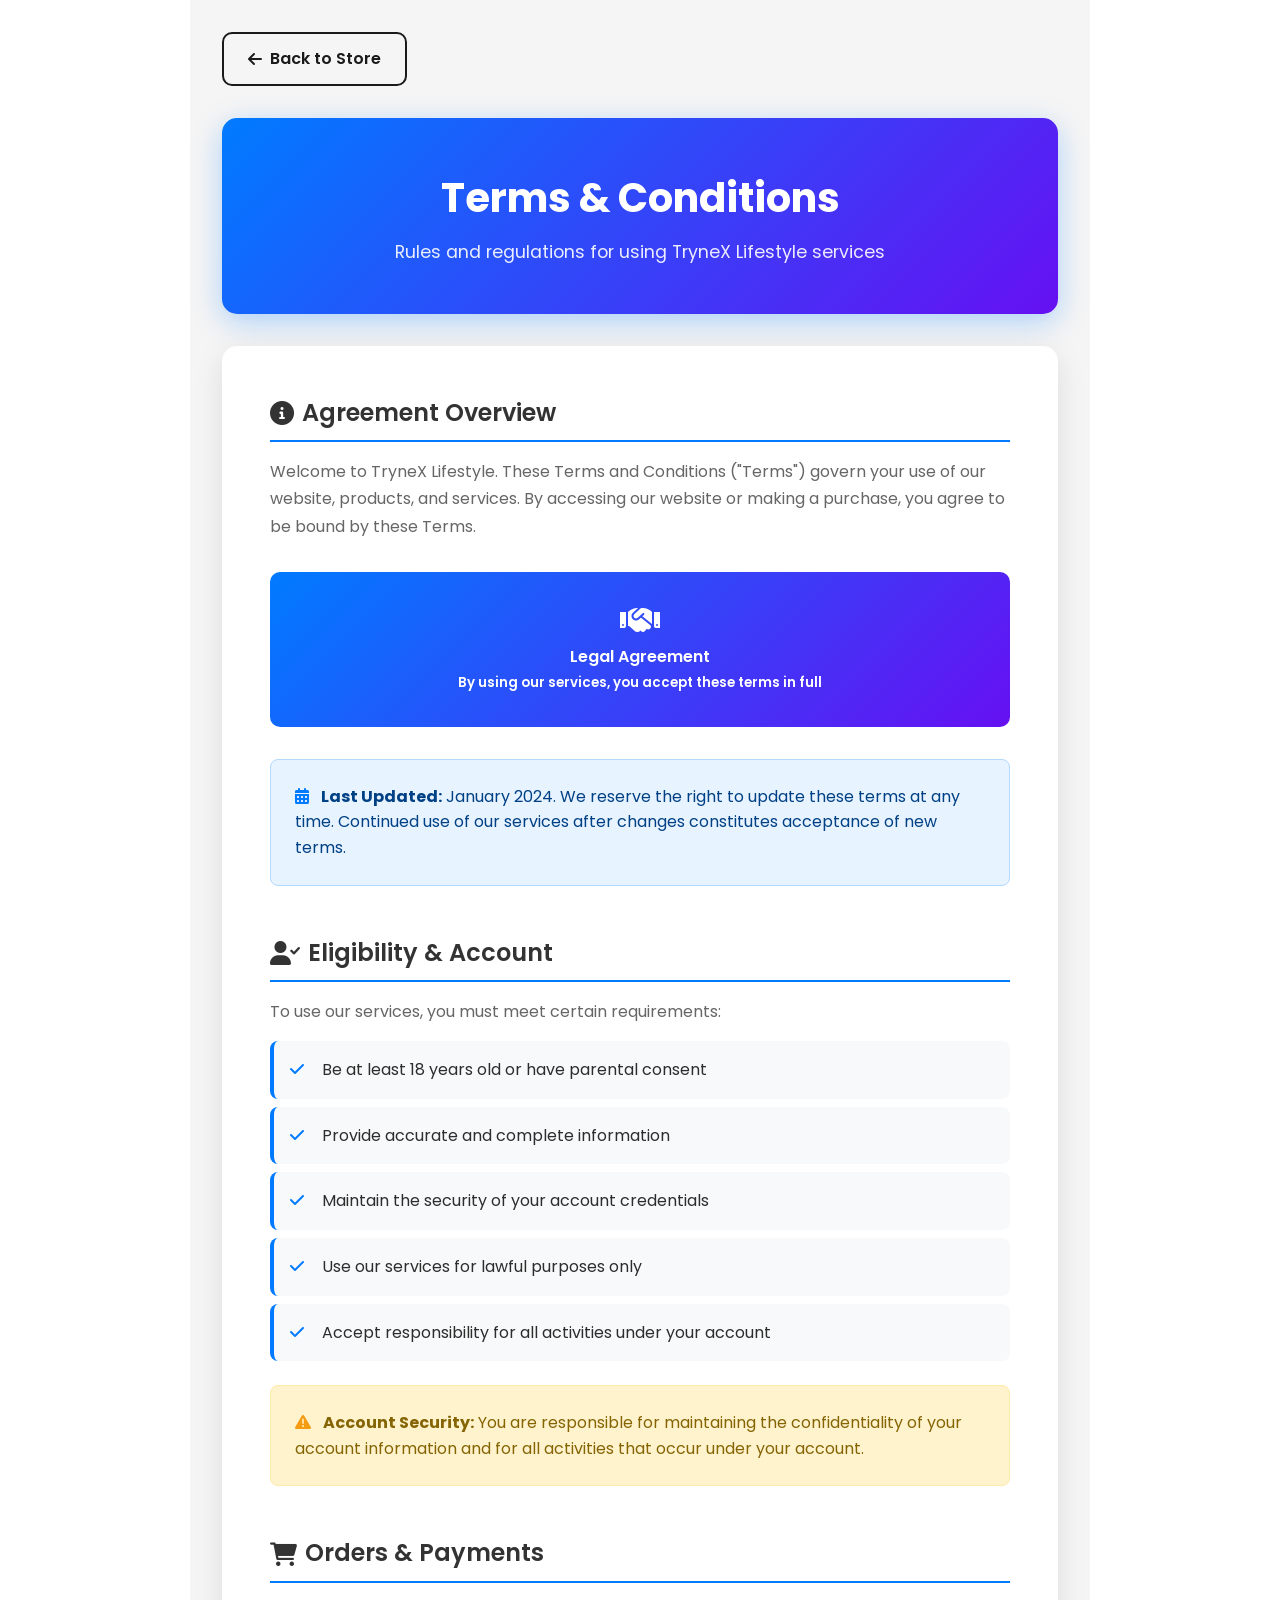
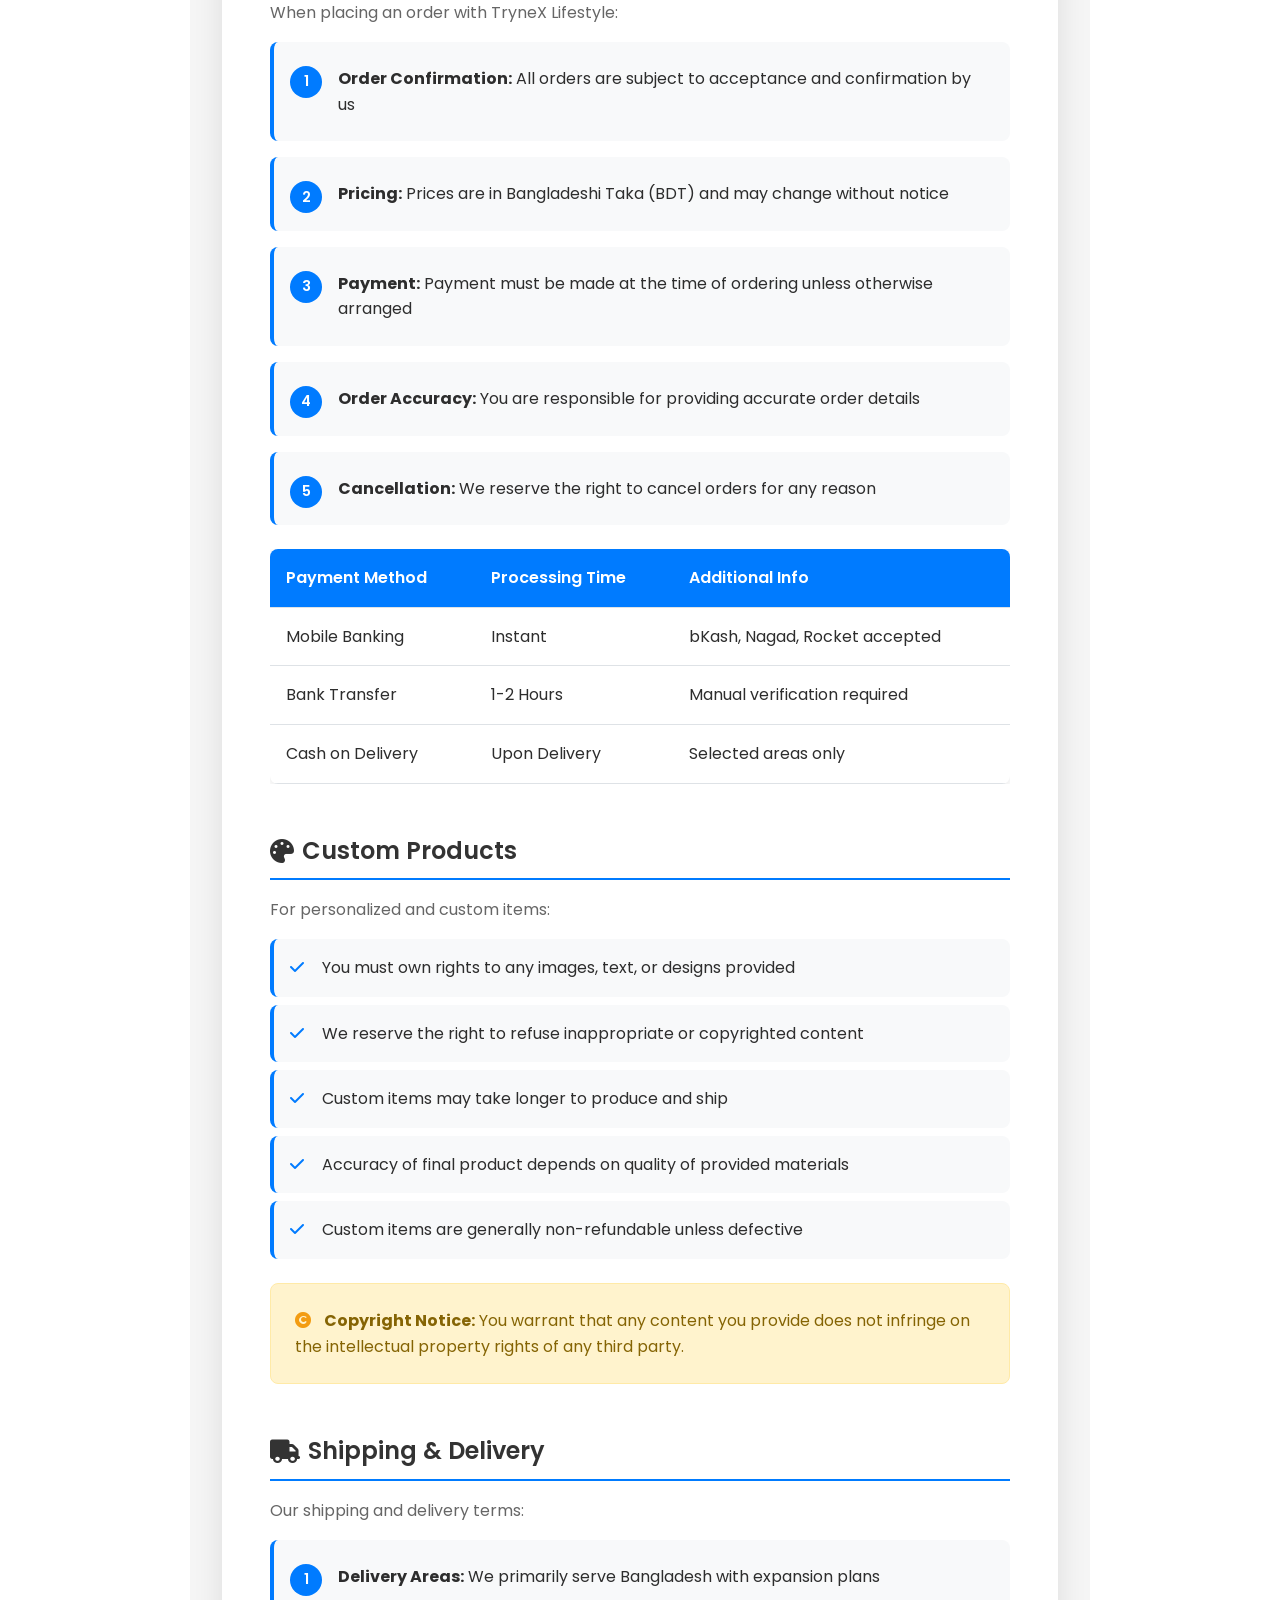
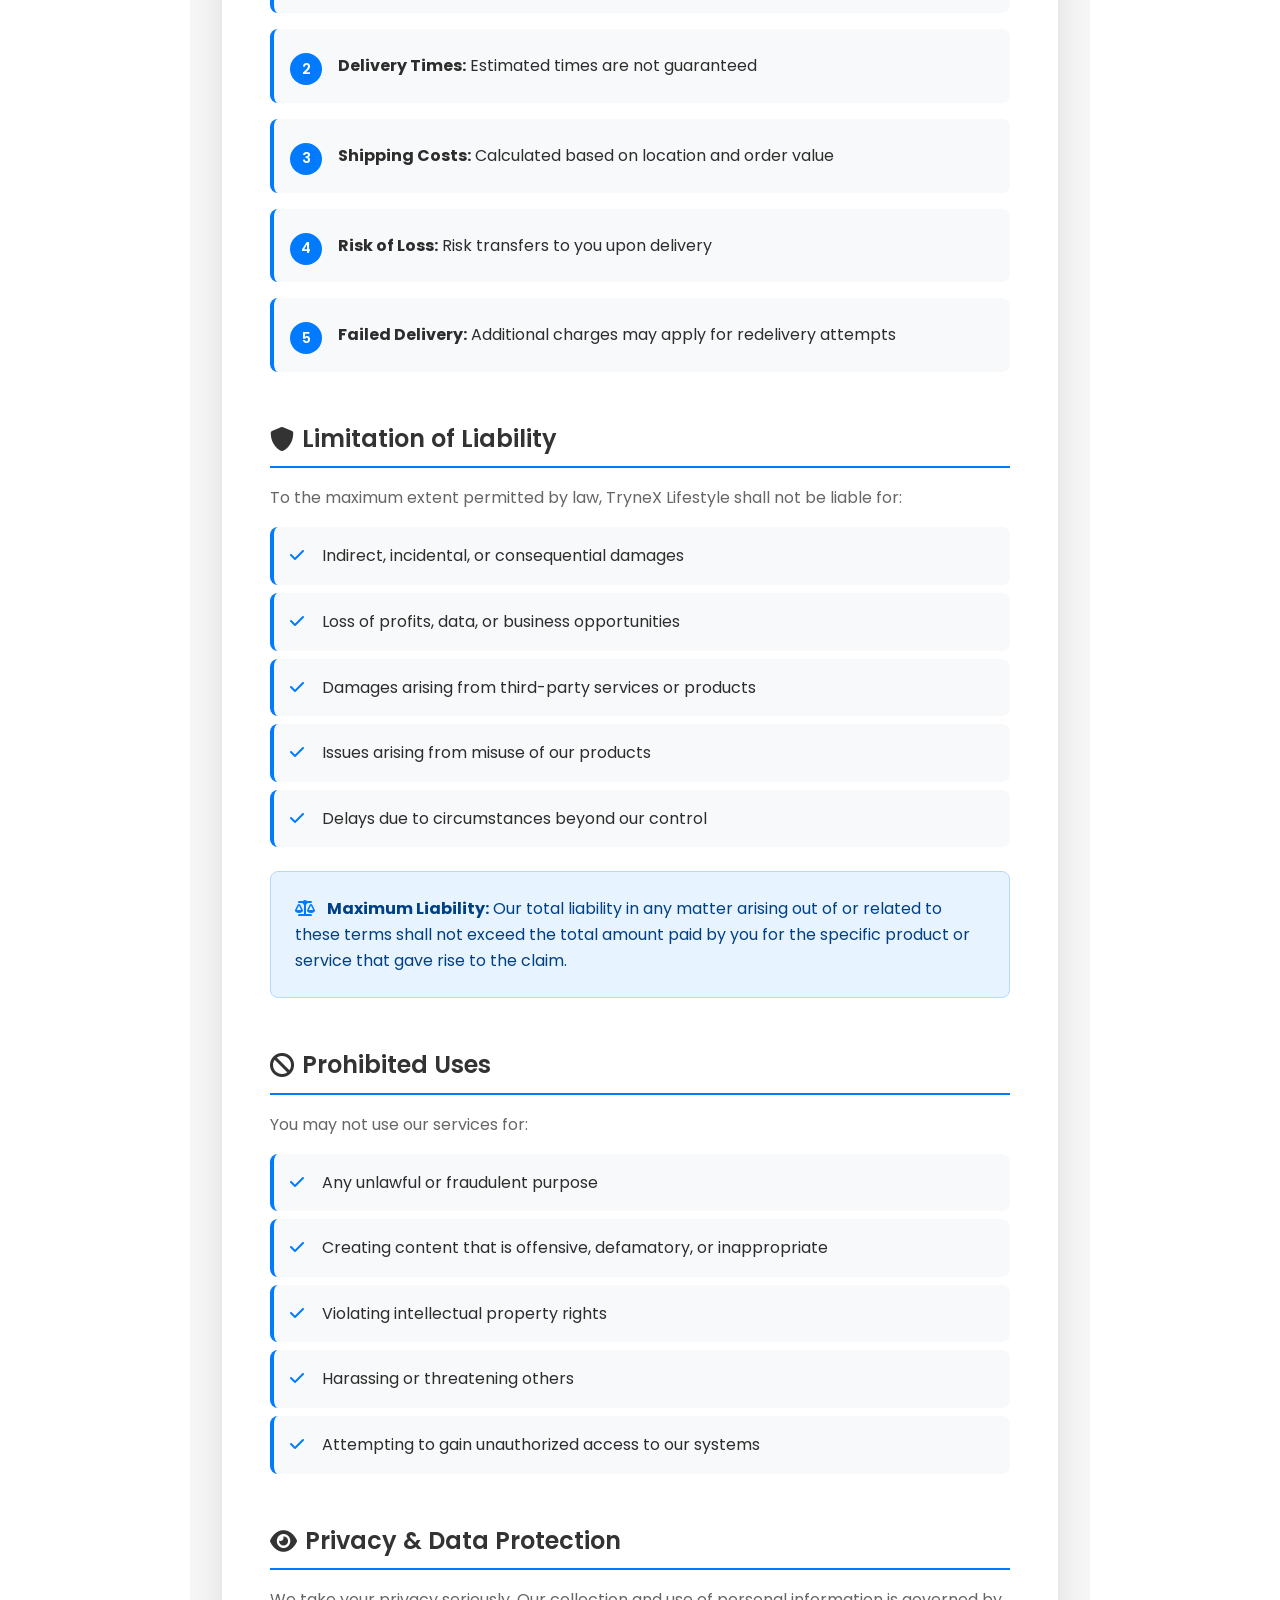
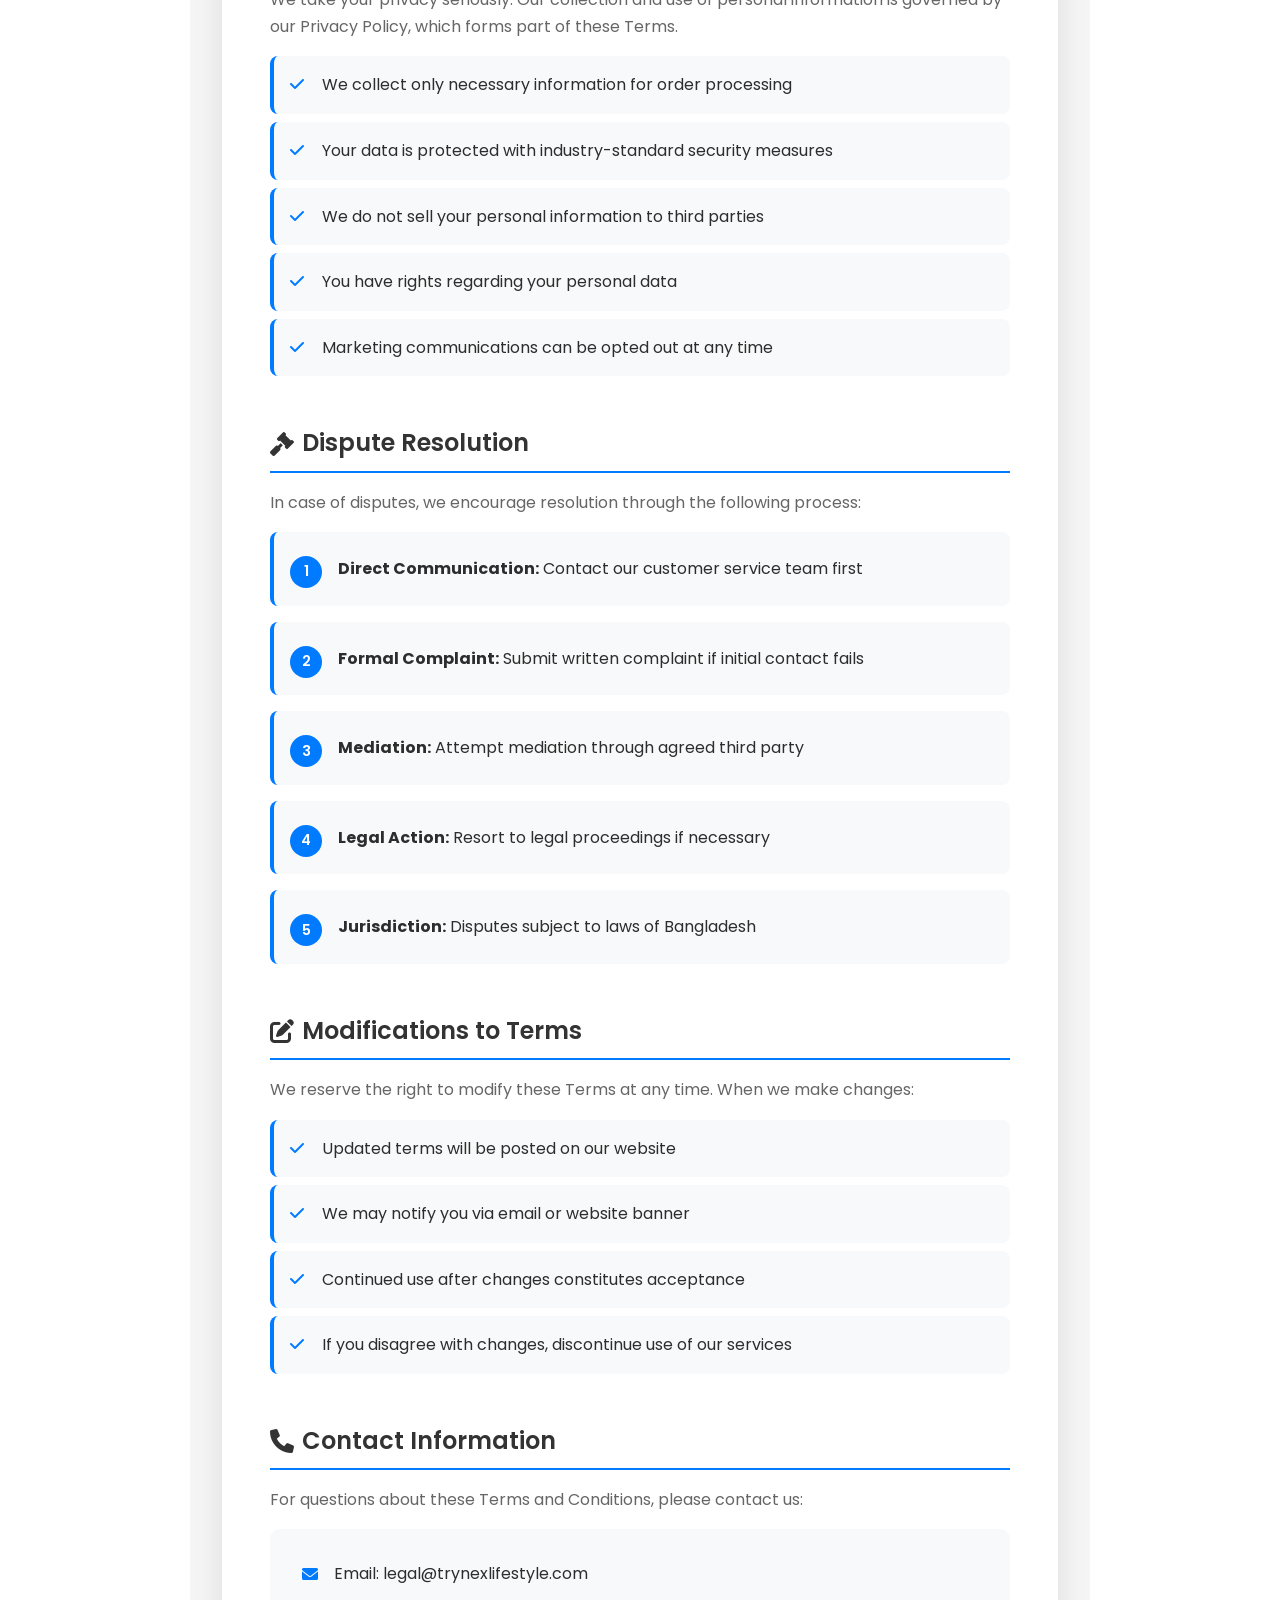
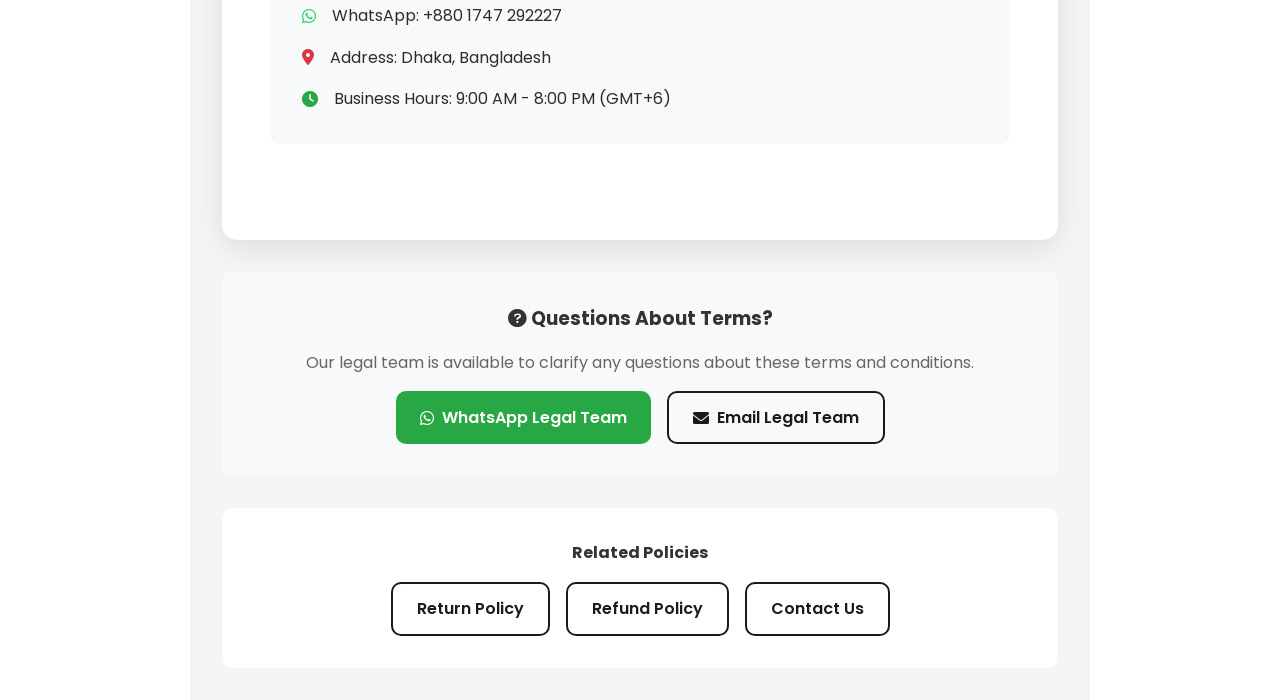
<file: rules.html>
<!DOCTYPE html>
<html lang="en">
<head>
    <meta charset="UTF-8">
    <meta name="viewport" content="width=device-width, initial-scale=1.0">
    <title>Terms & Conditions - TryneX Lifestyle</title>
    <meta name="description" content="Read TryneX Lifestyle's terms and conditions, rules and regulations for using our custom gift and lifestyle product services.">
    
    <!-- External CSS -->
    <link rel="stylesheet" href="https://cdnjs.cloudflare.com/ajax/libs/font-awesome/6.0.0/css/all.min.css">
    <link href="https://fonts.googleapis.com/css2?family=Poppins:wght@300;400;500;600;700&display=swap" rel="stylesheet">
    
    <!-- Custom CSS -->
    <link rel="stylesheet" href="style.css">
    
    <style>
        .policy-container {
            max-width: 900px;
            margin: 0 auto;
            padding: 2rem;
            min-height: 100vh;
            background: #f5f5f5;
        }
        
        .policy-header {
            background: linear-gradient(135deg, #007bff 0%, #6610f2 100%);
            color: white;
            padding: 3rem 2rem;
            border-radius: 15px;
            text-align: center;
            margin-bottom: 2rem;
            box-shadow: 0 8px 30px rgba(0, 123, 255, 0.3);
        }
        
        .policy-title {
            font-size: 2.5rem;
            font-weight: 700;
            margin-bottom: 0.5rem;
        }
        
        .policy-subtitle {
            font-size: 1.1rem;
            opacity: 0.9;
        }
        
        .policy-content {
            background: white;
            padding: 3rem;
            border-radius: 15px;
            box-shadow: 0 8px 30px rgba(0,0,0,0.1);
            margin-bottom: 2rem;
        }
        
        .policy-section {
            margin-bottom: 3rem;
        }
        
        .section-title {
            font-size: 1.5rem;
            font-weight: 600;
            margin-bottom: 1rem;
            color: #333;
            display: flex;
            align-items: center;
            gap: 0.5rem;
            border-bottom: 2px solid #007bff;
            padding-bottom: 0.5rem;
        }
        
        .policy-text {
            color: #666;
            line-height: 1.7;
            margin-bottom: 1rem;
        }
        
        .policy-list {
            list-style: none;
            padding: 0;
        }
        
        .policy-list li {
            background: #f8f9fa;
            padding: 1rem;
            margin-bottom: 0.5rem;
            border-radius: 8px;
            border-left: 4px solid #007bff;
            position: relative;
            padding-left: 3rem;
        }
        
        .policy-list li::before {
            content: '\f00c';
            font-family: 'Font Awesome 6 Free';
            font-weight: 900;
            position: absolute;
            left: 1rem;
            color: #007bff;
        }
        
        .numbered-list {
            counter-reset: item;
            list-style: none;
            padding: 0;
        }
        
        .numbered-list li {
            background: #f8f9fa;
            padding: 1.5rem;
            margin-bottom: 1rem;
            border-radius: 8px;
            border-left: 4px solid #007bff;
            position: relative;
            padding-left: 4rem;
            counter-increment: item;
        }
        
        .numbered-list li::before {
            content: counter(item);
            background: #007bff;
            color: white;
            width: 2rem;
            height: 2rem;
            border-radius: 50%;
            display: flex;
            align-items: center;
            justify-content: center;
            position: absolute;
            left: 1rem;
            top: 1.5rem;
            font-weight: 600;
            font-size: 0.9rem;
        }
        
        .highlight-box {
            background: linear-gradient(135deg, #007bff 0%, #6610f2 100%);
            color: white;
            padding: 2rem;
            border-radius: 10px;
            margin: 2rem 0;
            text-align: center;
            font-weight: 600;
        }
        
        .warning-box {
            background: #fff3cd;
            border: 1px solid #ffeaa7;
            color: #856404;
            padding: 1.5rem;
            border-radius: 8px;
            margin: 1.5rem 0;
        }
        
        .warning-box i {
            margin-right: 0.5rem;
            color: #f39c12;
        }
        
        .info-box {
            background: #e7f3ff;
            border: 1px solid #b3d9ff;
            color: #004085;
            padding: 1.5rem;
            border-radius: 8px;
            margin: 1.5rem 0;
        }
        
        .info-box i {
            margin-right: 0.5rem;
            color: #007bff;
        }
        
        .contact-box {
            background: #f8f9fa;
            padding: 2rem;
            border-radius: 10px;
            margin: 2rem 0;
            text-align: center;
        }
        
        .contact-buttons {
            display: flex;
            gap: 1rem;
            justify-content: center;
            flex-wrap: wrap;
            margin-top: 1rem;
        }
        
        .table-responsive {
            overflow-x: auto;
            margin: 1.5rem 0;
        }
        
        .terms-table {
            width: 100%;
            border-collapse: collapse;
            background: white;
            border-radius: 8px;
            overflow: hidden;
            box-shadow: 0 2px 10px rgba(0,0,0,0.1);
        }
        
        .terms-table th,
        .terms-table td {
            padding: 1rem;
            text-align: left;
            border-bottom: 1px solid #dee2e6;
        }
        
        .terms-table th {
            background: #007bff;
            color: white;
            font-weight: 600;
        }
        
        .terms-table tr:hover {
            background: #f8f9fa;
        }
        
        /* Responsive */
        @media (max-width: 768px) {
            .policy-container {
                padding: 1rem;
            }
            
            .policy-header {
                padding: 2rem 1rem;
            }
            
            .policy-title {
                font-size: 2rem;
            }
            
            .policy-content {
                padding: 2rem 1rem;
            }
            
            .contact-buttons {
                flex-direction: column;
            }
        }
    </style>
</head>
<body>
    <div class="policy-container">
        <!-- Back to Store -->
        <div style="margin-bottom: 2rem;">
            <a href="index.html" class="btn btn-outline" style="text-decoration: none;">
                <i class="fas fa-arrow-left"></i> Back to Store
            </a>
        </div>
        
        <!-- Header -->
        <div class="policy-header">
            <h1 class="policy-title">Terms & Conditions</h1>
            <p class="policy-subtitle">Rules and regulations for using TryneX Lifestyle services</p>
        </div>
        
        <!-- Policy Content -->
        <div class="policy-content">
            <div class="policy-section">
                <h2 class="section-title">
                    <i class="fas fa-info-circle"></i> Agreement Overview
                </h2>
                <p class="policy-text">
                    Welcome to TryneX Lifestyle. These Terms and Conditions ("Terms") govern your use of our website, 
                    products, and services. By accessing our website or making a purchase, you agree to be bound by these Terms.
                </p>
                
                <div class="highlight-box">
                    <i class="fas fa-handshake" style="font-size: 2rem; margin-bottom: 0.5rem;"></i>
                    <div>Legal Agreement</div>
                    <small>By using our services, you accept these terms in full</small>
                </div>
                
                <div class="info-box">
                    <i class="fas fa-calendar-alt"></i>
                    <strong>Last Updated:</strong> January 2024. We reserve the right to update these terms at any time. 
                    Continued use of our services after changes constitutes acceptance of new terms.
                </div>
            </div>
            
            <div class="policy-section">
                <h2 class="section-title">
                    <i class="fas fa-user-check"></i> Eligibility & Account
                </h2>
                <p class="policy-text">To use our services, you must meet certain requirements:</p>
                <ul class="policy-list">
                    <li>Be at least 18 years old or have parental consent</li>
                    <li>Provide accurate and complete information</li>
                    <li>Maintain the security of your account credentials</li>
                    <li>Use our services for lawful purposes only</li>
                    <li>Accept responsibility for all activities under your account</li>
                </ul>
                
                <div class="warning-box">
                    <i class="fas fa-exclamation-triangle"></i>
                    <strong>Account Security:</strong> You are responsible for maintaining the confidentiality 
                    of your account information and for all activities that occur under your account.
                </div>
            </div>
            
            <div class="policy-section">
                <h2 class="section-title">
                    <i class="fas fa-shopping-cart"></i> Orders & Payments
                </h2>
                <p class="policy-text">When placing an order with TryneX Lifestyle:</p>
                <ol class="numbered-list">
                    <li><strong>Order Confirmation:</strong> All orders are subject to acceptance and confirmation by us</li>
                    <li><strong>Pricing:</strong> Prices are in Bangladeshi Taka (BDT) and may change without notice</li>
                    <li><strong>Payment:</strong> Payment must be made at the time of ordering unless otherwise arranged</li>
                    <li><strong>Order Accuracy:</strong> You are responsible for providing accurate order details</li>
                    <li><strong>Cancellation:</strong> We reserve the right to cancel orders for any reason</li>
                </ol>
                
                <div class="table-responsive">
                    <table class="terms-table">
                        <thead>
                            <tr>
                                <th>Payment Method</th>
                                <th>Processing Time</th>
                                <th>Additional Info</th>
                            </tr>
                        </thead>
                        <tbody>
                            <tr>
                                <td>Mobile Banking</td>
                                <td>Instant</td>
                                <td>bKash, Nagad, Rocket accepted</td>
                            </tr>
                            <tr>
                                <td>Bank Transfer</td>
                                <td>1-2 Hours</td>
                                <td>Manual verification required</td>
                            </tr>
                            <tr>
                                <td>Cash on Delivery</td>
                                <td>Upon Delivery</td>
                                <td>Selected areas only</td>
                            </tr>
                        </tbody>
                    </table>
                </div>
            </div>
            
            <div class="policy-section">
                <h2 class="section-title">
                    <i class="fas fa-palette"></i> Custom Products
                </h2>
                <p class="policy-text">For personalized and custom items:</p>
                <ul class="policy-list">
                    <li>You must own rights to any images, text, or designs provided</li>
                    <li>We reserve the right to refuse inappropriate or copyrighted content</li>
                    <li>Custom items may take longer to produce and ship</li>
                    <li>Accuracy of final product depends on quality of provided materials</li>
                    <li>Custom items are generally non-refundable unless defective</li>
                </ul>
                
                <div class="warning-box">
                    <i class="fas fa-copyright"></i>
                    <strong>Copyright Notice:</strong> You warrant that any content you provide does not 
                    infringe on the intellectual property rights of any third party.
                </div>
            </div>
            
            <div class="policy-section">
                <h2 class="section-title">
                    <i class="fas fa-truck"></i> Shipping & Delivery
                </h2>
                <p class="policy-text">Our shipping and delivery terms:</p>
                <ol class="numbered-list">
                    <li><strong>Delivery Areas:</strong> We primarily serve Bangladesh with expansion plans</li>
                    <li><strong>Delivery Times:</strong> Estimated times are not guaranteed</li>
                    <li><strong>Shipping Costs:</strong> Calculated based on location and order value</li>
                    <li><strong>Risk of Loss:</strong> Risk transfers to you upon delivery</li>
                    <li><strong>Failed Delivery:</strong> Additional charges may apply for redelivery attempts</li>
                </ol>
            </div>
            
            <div class="policy-section">
                <h2 class="section-title">
                    <i class="fas fa-shield-alt"></i> Limitation of Liability
                </h2>
                <p class="policy-text">
                    To the maximum extent permitted by law, TryneX Lifestyle shall not be liable for:
                </p>
                <ul class="policy-list">
                    <li>Indirect, incidental, or consequential damages</li>
                    <li>Loss of profits, data, or business opportunities</li>
                    <li>Damages arising from third-party services or products</li>
                    <li>Issues arising from misuse of our products</li>
                    <li>Delays due to circumstances beyond our control</li>
                </ul>
                
                <div class="info-box">
                    <i class="fas fa-balance-scale"></i>
                    <strong>Maximum Liability:</strong> Our total liability in any matter arising out of or 
                    related to these terms shall not exceed the total amount paid by you for the specific 
                    product or service that gave rise to the claim.
                </div>
            </div>
            
            <div class="policy-section">
                <h2 class="section-title">
                    <i class="fas fa-ban"></i> Prohibited Uses
                </h2>
                <p class="policy-text">You may not use our services for:</p>
                <ul class="policy-list">
                    <li>Any unlawful or fraudulent purpose</li>
                    <li>Creating content that is offensive, defamatory, or inappropriate</li>
                    <li>Violating intellectual property rights</li>
                    <li>Harassing or threatening others</li>
                    <li>Attempting to gain unauthorized access to our systems</li>
                </ul>
            </div>
            
            <div class="policy-section">
                <h2 class="section-title">
                    <i class="fas fa-eye"></i> Privacy & Data Protection
                </h2>
                <p class="policy-text">
                    We take your privacy seriously. Our collection and use of personal information is 
                    governed by our Privacy Policy, which forms part of these Terms.
                </p>
                <ul class="policy-list">
                    <li>We collect only necessary information for order processing</li>
                    <li>Your data is protected with industry-standard security measures</li>
                    <li>We do not sell your personal information to third parties</li>
                    <li>You have rights regarding your personal data</li>
                    <li>Marketing communications can be opted out at any time</li>
                </ul>
            </div>
            
            <div class="policy-section">
                <h2 class="section-title">
                    <i class="fas fa-gavel"></i> Dispute Resolution
                </h2>
                <p class="policy-text">
                    In case of disputes, we encourage resolution through the following process:
                </p>
                <ol class="numbered-list">
                    <li><strong>Direct Communication:</strong> Contact our customer service team first</li>
                    <li><strong>Formal Complaint:</strong> Submit written complaint if initial contact fails</li>
                    <li><strong>Mediation:</strong> Attempt mediation through agreed third party</li>
                    <li><strong>Legal Action:</strong> Resort to legal proceedings if necessary</li>
                    <li><strong>Jurisdiction:</strong> Disputes subject to laws of Bangladesh</li>
                </ol>
            </div>
            
            <div class="policy-section">
                <h2 class="section-title">
                    <i class="fas fa-edit"></i> Modifications to Terms
                </h2>
                <p class="policy-text">
                    We reserve the right to modify these Terms at any time. When we make changes:
                </p>
                <ul class="policy-list">
                    <li>Updated terms will be posted on our website</li>
                    <li>We may notify you via email or website banner</li>
                    <li>Continued use after changes constitutes acceptance</li>
                    <li>If you disagree with changes, discontinue use of our services</li>
                </ul>
            </div>
            
            <div class="policy-section">
                <h2 class="section-title">
                    <i class="fas fa-phone"></i> Contact Information
                </h2>
                <p class="policy-text">
                    For questions about these Terms and Conditions, please contact us:
                </p>
                
                <div style="background: #f8f9fa; padding: 2rem; border-radius: 10px; margin: 1rem 0;">
                    <div style="display: grid; grid-template-columns: auto 1fr; gap: 1rem; align-items: center; margin-bottom: 1rem;">
                        <i class="fas fa-envelope" style="color: #007bff;"></i>
                        <span>Email: legal@trynexlifestyle.com</span>
                    </div>
                    <div style="display: grid; grid-template-columns: auto 1fr; gap: 1rem; align-items: center; margin-bottom: 1rem;">
                        <i class="fab fa-whatsapp" style="color: #25D366;"></i>
                        <span>WhatsApp: +880 1747 292227</span>
                    </div>
                    <div style="display: grid; grid-template-columns: auto 1fr; gap: 1rem; align-items: center; margin-bottom: 1rem;">
                        <i class="fas fa-map-marker-alt" style="color: #dc3545;"></i>
                        <span>Address: Dhaka, Bangladesh</span>
                    </div>
                    <div style="display: grid; grid-template-columns: auto 1fr; gap: 1rem; align-items: center;">
                        <i class="fas fa-clock" style="color: #28a745;"></i>
                        <span>Business Hours: 9:00 AM - 8:00 PM (GMT+6)</span>
                    </div>
                </div>
            </div>
        </div>
        
        <!-- Contact Section -->
        <div class="contact-box">
            <h3 style="margin-bottom: 1rem; color: #333;">
                <i class="fas fa-question-circle"></i> Questions About Terms?
            </h3>
            <p style="color: #666; margin-bottom: 1rem;">
                Our legal team is available to clarify any questions about these terms and conditions.
            </p>
            <div class="contact-buttons">
                <button class="btn btn-secondary" onclick="window.open('https://wa.me/8801747292227?text=I have questions about your terms and conditions', '_blank')">
                    <i class="fab fa-whatsapp"></i> WhatsApp Legal Team
                </button>
                <button class="btn btn-outline" onclick="window.open('mailto:legal@trynexlifestyle.com?subject=Terms and Conditions Inquiry', '_blank')">
                    <i class="fas fa-envelope"></i> Email Legal Team
                </button>
            </div>
        </div>
        
        <!-- Footer Links -->
        <div style="text-align: center; margin-top: 2rem; padding: 2rem; background: white; border-radius: 10px;">
            <h4 style="margin-bottom: 1rem; color: #333;">Related Policies</h4>
            <div style="display: flex; gap: 1rem; justify-content: center; flex-wrap: wrap;">
                <a href="return-policy.html" class="btn btn-outline">Return Policy</a>
                <a href="refund-policy.html" class="btn btn-outline">Refund Policy</a>
                <a href="index.html#contact" class="btn btn-outline">Contact Us</a>
            </div>
        </div>
    </div>
</body>
</html>
</file>
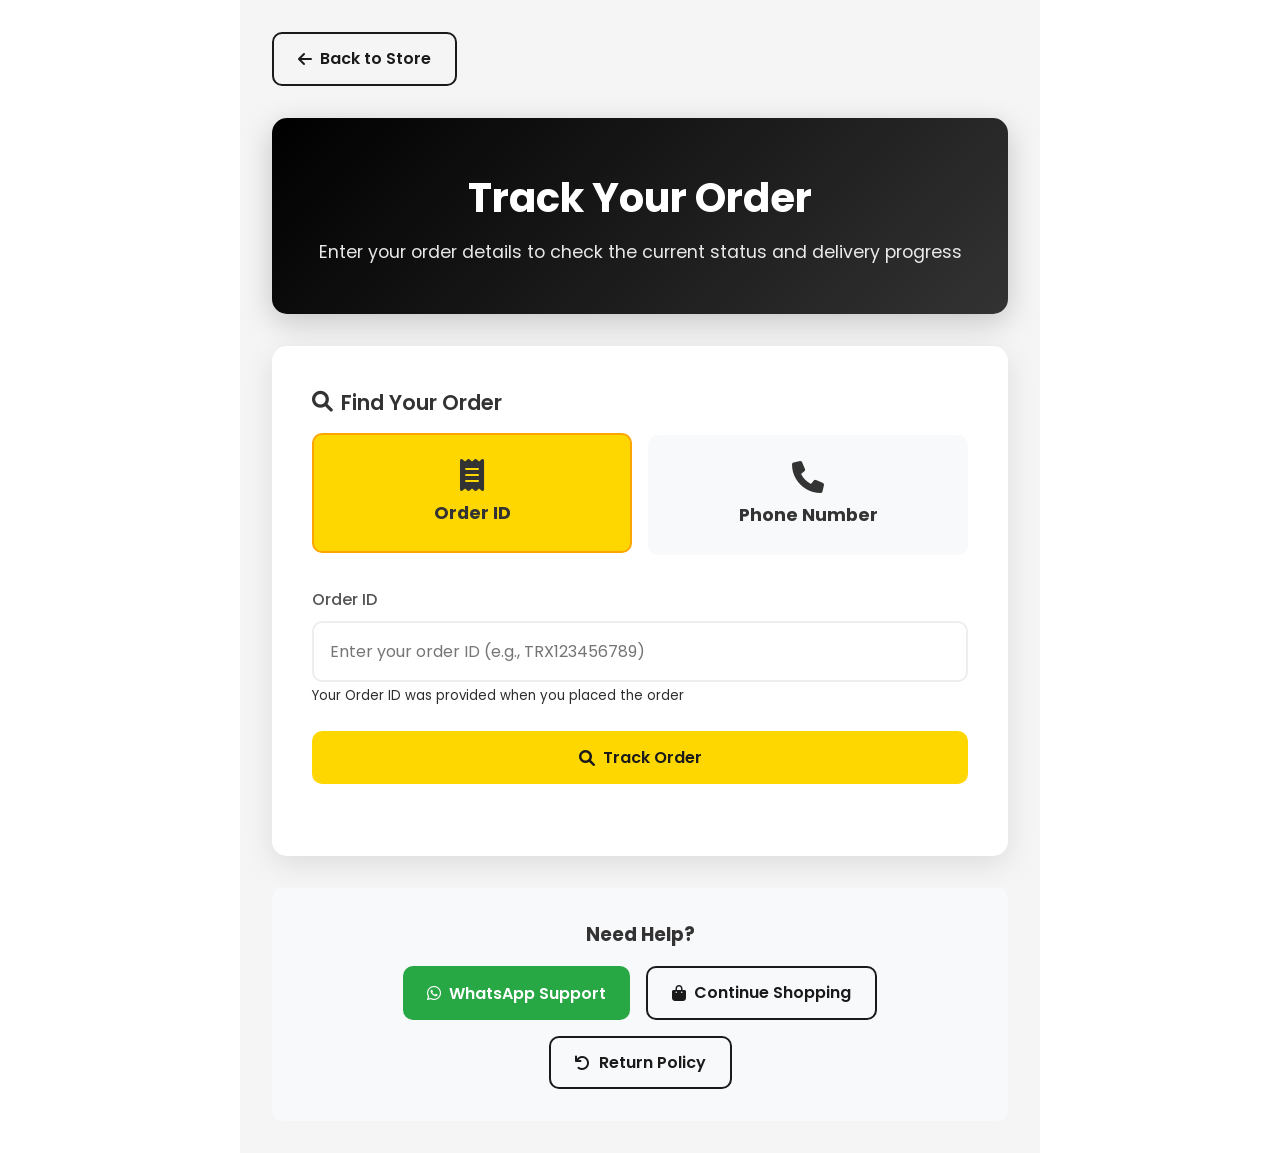
<file: track-order.html>
<!DOCTYPE html>
<html lang="en">
<head>
    <meta charset="UTF-8">
    <meta name="viewport" content="width=device-width, initial-scale=1.0">
    <title>Track Your Order - TryneX Lifestyle</title>
    <meta name="description" content="Track your TryneX Lifestyle order status and delivery progress. Get real-time updates on your custom gifts.">
    
    <!-- External CSS -->
    <link rel="stylesheet" href="https://cdnjs.cloudflare.com/ajax/libs/font-awesome/6.0.0/css/all.min.css">
    <link href="https://fonts.googleapis.com/css2?family=Poppins:wght@300;400;500;600;700&display=swap" rel="stylesheet">
    
    <!-- Custom CSS -->
    <link rel="stylesheet" href="style.css">
    
    <style>
        .track-container {
            max-width: 800px;
            margin: 0 auto;
            padding: 2rem;
            min-height: 100vh;
            background: #f5f5f5;
        }
        
        .track-header {
            background: linear-gradient(135deg, #000 0%, #333 100%);
            color: white;
            padding: 3rem 2rem;
            border-radius: 15px;
            text-align: center;
            margin-bottom: 2rem;
            box-shadow: 0 8px 30px rgba(0,0,0,0.2);
        }
        
        .track-title {
            font-size: 2.5rem;
            font-weight: 700;
            margin-bottom: 0.5rem;
        }
        
        .track-subtitle {
            font-size: 1.1rem;
            opacity: 0.9;
        }
        
        .track-form {
            background: white;
            padding: 2.5rem;
            border-radius: 15px;
            box-shadow: 0 8px 30px rgba(0,0,0,0.1);
            margin-bottom: 2rem;
        }
        
        .form-section {
            margin-bottom: 2rem;
        }
        
        .section-title {
            font-size: 1.3rem;
            font-weight: 600;
            margin-bottom: 1rem;
            color: #333;
            display: flex;
            align-items: center;
            gap: 0.5rem;
        }
        
        .form-group {
            margin-bottom: 1.5rem;
        }
        
        .form-group label {
            display: block;
            margin-bottom: 0.5rem;
            font-weight: 500;
            color: #555;
        }
        
        .form-group input {
            width: 100%;
            padding: 1rem;
            border: 2px solid #eee;
            border-radius: 10px;
            font-size: 1rem;
            transition: all 0.3s ease;
            font-family: inherit;
        }
        
        .form-group input:focus {
            outline: none;
            border-color: #FFD700;
            box-shadow: 0 0 0 4px rgba(255, 215, 0, 0.1);
        }
        
        .track-methods {
            display: grid;
            grid-template-columns: 1fr 1fr;
            gap: 1rem;
            margin-bottom: 2rem;
        }
        
        .track-method {
            background: #f8f9fa;
            padding: 1.5rem;
            border-radius: 10px;
            text-align: center;
            cursor: pointer;
            transition: all 0.3s ease;
            border: 2px solid transparent;
        }
        
        .track-method:hover,
        .track-method.active {
            background: #FFD700;
            border-color: #FFA500;
            transform: translateY(-2px);
        }
        
        .track-method i {
            font-size: 2rem;
            margin-bottom: 0.5rem;
            color: #333;
        }
        
        .track-method h3 {
            margin: 0;
            font-size: 1.1rem;
            color: #333;
        }
        
        .track-result {
            background: white;
            padding: 2.5rem;
            border-radius: 15px;
            box-shadow: 0 8px 30px rgba(0,0,0,0.1);
            display: none;
        }
        
        .order-info {
            background: #f8f9fa;
            padding: 2rem;
            border-radius: 10px;
            margin-bottom: 2rem;
        }
        
        .order-header {
            display: flex;
            justify-content: space-between;
            align-items: center;
            margin-bottom: 1rem;
            flex-wrap: wrap;
            gap: 1rem;
        }
        
        .order-id {
            font-size: 1.3rem;
            font-weight: 700;
            color: #333;
        }
        
        .order-status {
            padding: 0.5rem 1rem;
            border-radius: 20px;
            font-weight: 600;
            text-transform: uppercase;
            font-size: 0.9rem;
        }
        
        .status-pending {
            background: #fff3cd;
            color: #856404;
        }
        
        .status-confirmed {
            background: #d4edda;
            color: #155724;
        }
        
        .status-processing {
            background: #d1ecf1;
            color: #0c5460;
        }
        
        .status-shipped {
            background: #e2e3e5;
            color: #383d41;
        }
        
        .status-delivered {
            background: #d4edda;
            color: #155724;
        }
        
        .order-details {
            display: grid;
            grid-template-columns: repeat(auto-fit, minmax(200px, 1fr));
            gap: 1rem;
            margin-bottom: 1.5rem;
        }
        
        .detail-item {
            background: white;
            padding: 1rem;
            border-radius: 8px;
        }
        
        .detail-label {
            font-size: 0.9rem;
            color: #666;
            margin-bottom: 0.25rem;
        }
        
        .detail-value {
            font-weight: 600;
            color: #333;
        }
        
        .order-timeline {
            margin-top: 2rem;
        }
        
        .timeline {
            position: relative;
            padding-left: 2rem;
        }
        
        .timeline::before {
            content: '';
            position: absolute;
            left: 0.5rem;
            top: 0;
            bottom: 0;
            width: 2px;
            background: #e9ecef;
        }
        
        .timeline-item {
            position: relative;
            margin-bottom: 2rem;
            background: white;
            padding: 1.5rem;
            border-radius: 10px;
            box-shadow: 0 2px 10px rgba(0,0,0,0.05);
        }
        
        .timeline-item::before {
            content: '';
            position: absolute;
            left: -1.75rem;
            top: 1.5rem;
            width: 1rem;
            height: 1rem;
            background: #e9ecef;
            border-radius: 50%;
            border: 3px solid white;
            box-shadow: 0 0 0 1px #e9ecef;
        }
        
        .timeline-item.completed::before {
            background: #28a745;
            box-shadow: 0 0 0 1px #28a745;
        }
        
        .timeline-item.current::before {
            background: #FFD700;
            box-shadow: 0 0 0 1px #FFD700;
            animation: pulse 2s infinite;
        }
        
        @keyframes pulse {
            0% { transform: scale(1); }
            50% { transform: scale(1.2); }
            100% { transform: scale(1); }
        }
        
        .timeline-content h4 {
            margin: 0 0 0.5rem 0;
            font-size: 1.1rem;
            color: #333;
        }
        
        .timeline-content p {
            margin: 0;
            color: #666;
            font-size: 0.9rem;
        }
        
        .timeline-date {
            font-size: 0.8rem;
            color: #999;
            margin-top: 0.5rem;
        }
        
        .no-order {
            text-align: center;
            padding: 3rem 2rem;
            color: #666;
        }
        
        .no-order i {
            font-size: 4rem;
            margin-bottom: 1rem;
            color: #ddd;
        }
        
        .quick-actions {
            background: #f8f9fa;
            padding: 2rem;
            border-radius: 10px;
            margin-top: 2rem;
            text-align: center;
        }
        
        .quick-actions h3 {
            margin-bottom: 1rem;
            color: #333;
        }
        
        .action-buttons {
            display: flex;
            gap: 1rem;
            justify-content: center;
            flex-wrap: wrap;
        }
        
        /* Responsive */
        @media (max-width: 768px) {
            .track-container {
                padding: 1rem;
            }
            
            .track-header {
                padding: 2rem 1rem;
            }
            
            .track-title {
                font-size: 2rem;
            }
            
            .track-methods {
                grid-template-columns: 1fr;
            }
            
            .order-header {
                flex-direction: column;
                align-items: flex-start;
            }
            
            .order-details {
                grid-template-columns: 1fr;
            }
            
            .action-buttons {
                flex-direction: column;
            }
        }
    </style>
</head>
<body>
    <div class="track-container">
        <!-- Back to Store -->
        <div style="margin-bottom: 2rem;">
            <a href="index.html" class="btn btn-outline" style="text-decoration: none;">
                <i class="fas fa-arrow-left"></i> Back to Store
            </a>
        </div>
        
        <!-- Header -->
        <div class="track-header">
            <h1 class="track-title">Track Your Order</h1>
            <p class="track-subtitle">Enter your order details to check the current status and delivery progress</p>
        </div>
        
        <!-- Tracking Form -->
        <div class="track-form">
            <div class="form-section">
                <h2 class="section-title">
                    <i class="fas fa-search"></i> Find Your Order
                </h2>
                
                <div class="track-methods">
                    <div class="track-method method-btn active" onclick="selectTrackMethod('orderId')">
                        <i class="fas fa-receipt"></i>
                        <h3>Order ID</h3>
                    </div>
                    <div class="track-method method-btn" onclick="selectTrackMethod('phone')">
                        <i class="fas fa-phone"></i>
                        <h3>Phone Number</h3>
                    </div>
                </div>
                
                <form onsubmit="trackOrder(event)">
                    <div class="form-group" id="orderIdSection">
                        <label for="orderId">Order ID</label>
                        <input type="text" id="orderId" placeholder="Enter your order ID (e.g., TRX123456789)" required>
                        <small class="form-hint">Your Order ID was provided when you placed the order</small>
                    </div>
                    
                    <div class="form-group" id="phoneSection" style="display: none;">
                        <label for="phoneNumber">Phone Number</label>
                        <input type="tel" id="phoneNumber" placeholder="Enter your phone number (+880 1XXX XXXXXX)">
                        <small class="form-hint">Use the same number you used for ordering</small>
                    </div>
                    
                    <button type="submit" class="btn btn-primary btn-block">
                        <i class="fas fa-search"></i> Track Order
                    </button>
                </form>
            </div>
        </div>
        
        <!-- Tracking Result -->
        <div class="track-result" id="trackResult">
            <!-- Order info will be populated here -->
        </div>
        
        <!-- Quick Actions -->
        <div class="quick-actions">
            <h3>Need Help?</h3>
            <div class="action-buttons">
                <button class="btn btn-secondary" onclick="window.open('https://wa.me/8801747292227?text=I need help tracking my order', '_blank')">
                    <i class="fab fa-whatsapp"></i> WhatsApp Support
                </button>
                <a href="index.html" class="btn btn-outline">
                    <i class="fas fa-shopping-bag"></i> Continue Shopping
                </a>
                <a href="return-policy.html" class="btn btn-outline">
                    <i class="fas fa-undo"></i> Return Policy
                </a>
            </div>
        </div>
    </div>

    <script src="track.js"></script>
</body>
</html>
</file>
<file: style.css>
/* CSS Variables - Dynamic and Customizable */
:root {
    --primary-color: #1a1a1a;
    --secondary-color: #FFD700;
    --accent-color: #FFF8DC;
    --text-color: #2d2d2d;
    --white: #ffffff;
    --gray: #555555;
    --light-gray: #f8f9fa;
    --dark-gray: #343a40;
    --shadow: 0 4px 15px rgba(0,0,0,0.15);
    --transition: all 0.3s ease;
    --border-radius: 10px;
    --max-width: 1200px;
    --success-color: #28a745;
    --warning-color: #ffc107;
    --error-color: #dc3545;
    --info-color: #17a2b8;

    /* Dynamic design variables that can be updated in real-time */
    --dynamic-primary: var(--primary-color);
    --dynamic-secondary: var(--secondary-color);
    --dynamic-accent: var(--accent-color);
    --dynamic-radius: var(--border-radius);
    --dynamic-font: 'Poppins', sans-serif;
}

/* Dynamic theme application */
.dynamic-theme {
    background: var(--dynamic-primary);
    color: var(--white);
    border-radius: var(--dynamic-radius);
    font-family: var(--dynamic-font);
    transition: all 0.3s ease;
}

.dynamic-button {
    background: var(--dynamic-secondary);
    color: var(--dynamic-primary);
    border: none;
    padding: 0.75rem 1.5rem;
    border-radius: var(--dynamic-radius);
    font-family: var(--dynamic-font);
    font-weight: 600;
    cursor: pointer;
    transition: all 0.3s ease;
}

.dynamic-button:hover {
    transform: translateY(-2px);
    box-shadow: 0 4px 15px rgba(255, 215, 0, 0.4);
}

.dynamic-card {
    background: var(--white);
    border-radius: var(--dynamic-radius);
    box-shadow: var(--shadow);
    transition: all 0.3s ease;
    border: 1px solid var(--dynamic-accent);
}

.dynamic-accent-bg {
    background: var(--dynamic-accent);
}

.dynamic-text {
    font-family: var(--dynamic-font);
    color: var(--dynamic-primary);
}

/* Real-time design update indicator */
.design-update-indicator {
    position: fixed;
    top: 20px;
    left: 20px;
    background: var(--dynamic-secondary);
    color: var(--dynamic-primary);
    padding: 0.5rem 1rem;
    border-radius: var(--dynamic-radius);
    font-size: 0.8rem;
    font-weight: 600;
    z-index: 10000;
    opacity: 0;
    transform: translateX(-100%);
    transition: all 0.3s ease;
}

.design-update-indicator.show {
    opacity: 1;
    transform: translateX(0);
}

/* Enhanced button styles with dynamic variables */
.btn {
    font-family: var(--dynamic-font);
    border-radius: var(--dynamic-radius);
    transition: var(--transition);
}

.btn-primary {
    background: var(--dynamic-secondary);
    color: var(--dynamic-primary);
}

.btn-primary:hover {
    background: #FFA500;
    transform: translateY(-2px);
    box-shadow: 0 4px 15px rgba(255, 215, 0, 0.4);
}

/* Reset and Base Styles */
* {
    margin: 0;
    padding: 0;
    box-sizing: border-box;
}

body {
    font-family: 'Poppins', sans-serif;
    line-height: 1.6;
    color: var(--text-color);
    background-color: var(--white);
    overflow-x: hidden;
}

.container {
    max-width: var(--max-width);
    margin: 0 auto;
    padding: 0 2rem;
}

/* Enhanced Loading Screen */
.loading-overlay {
    position: fixed;
    top: 0;
    left: 0;
    right: 0;
    bottom: 0;
    background: linear-gradient(135deg, #000 0%, #1a1a1a 50%, #333 100%);
    display: flex;
    justify-content: center;
    align-items: center;
    z-index: 10000;
    color: white;
    overflow: hidden;
}

.loading-overlay::before {
    content: '';
    position: absolute;
    top: -50%;
    left: -50%;
    width: 200%;
    height: 200%;
    background: radial-gradient(circle, rgba(255,215,0,0.1) 0%, transparent 70%);
    animation: rotate 20s linear infinite;
}

.loading-content {
    text-align: center;
    animation: fadeInUp 0.8s ease;
    position: relative;
    z-index: 1;
}

.logo-text {
    font-size: 3.5rem;
    font-weight: 700;
    margin: 0;
    background: linear-gradient(45deg, #FFD700, #FFA500, #FFD700);
    background-size: 200% 200%;
    -webkit-background-clip: text;
    -webkit-text-fill-color: transparent;
    background-clip: text;
    animation: gradientShift 3s ease-in-out infinite, logoFloat 2s ease-in-out infinite;
    text-shadow: 0 0 30px rgba(255,215,0,0.5);
}

.logo-subtitle {
    font-size: 1.3rem;
    opacity: 0.9;
    display: block;
    margin-top: -0.5rem;
    letter-spacing: 3px;
    animation: fadeIn 1s ease 0.5s both;
}

.loading-animation {
    margin: 2rem 0;
}

.loading-dots {
    display: flex;
    justify-content: center;
    gap: 0.5rem;
}

.dot {
    width: 12px;
    height: 12px;
    background: linear-gradient(45deg, #FFD700, #FFA500);
    border-radius: 50%;
    animation: bounce 1.4s ease-in-out infinite both;
    box-shadow: 0 0 15px rgba(255,215,0,0.6);
}

.dot:nth-child(1) { animation-delay: -0.32s; }
.dot:nth-child(2) { animation-delay: -0.16s; }

.loading-text {
    font-size: 1.2rem;
    opacity: 0.9;
    margin: 1.5rem 0;
    animation: textGlow 2s ease-in-out infinite;
    font-weight: 500;
}

.loading-progress {
    width: 200px;
    height: 4px;
    background: rgba(255,255,255,0.1);
    border-radius: 2px;
    margin: 1rem auto;
    overflow: hidden;
    box-shadow: inset 0 0 10px rgba(0,0,0,0.3);
}

.progress-bar {
    height: 100%;
    background: linear-gradient(90deg, #FFD700, #FFA500);
    border-radius: 2px;
    width: 0%;
    animation: progressLoad 2s ease-in-out;
    box-shadow: 0 0 15px rgba(255,215,0,0.8);
}

@keyframes rotate {
    0% { transform: rotate(0deg); }
    100% { transform: rotate(360deg); }
}

@keyframes fadeInUp {
    from {
        opacity: 0;
        transform: translateY(30px);
    }
    to {
        opacity: 1;
        transform: translateY(0);
    }
}

@keyframes gradientShift {
    0%, 100% { background-position: 0% 50%; }
    50% { background-position: 100% 50%; }
}

@keyframes logoFloat {
    0%, 100% { transform: translateY(0px); }
    50% { transform: translateY(-10px); }
}

@keyframes bounce {
    0%, 80%, 100% {
        transform: scale(0);
        opacity: 0.5;
    }
    40% {
        transform: scale(1);
        opacity: 1;
    }
}

@keyframes textGlow {
    0%, 100% { 
        opacity: 0.9;
        text-shadow: 0 0 10px rgba(255,215,0,0.3);
    }
    50% { 
        opacity: 1;
        text-shadow: 0 0 20px rgba(255,215,0,0.6);
    }
}

@keyframes progressLoad {
    0% { width: 0%; }
    20% { width: 30%; }
    50% { width: 60%; }
    80% { width: 85%; }
    100% { width: 100%; }
}

/* Promotional Top Banner */
.promo-top-banner {
    background: linear-gradient(45deg, #FF6B6B, #4ECDC4, #45B7D1);
    background-size: 400% 400%;
    animation: gradientShift 3s ease infinite;
    padding: 0.8rem 0;
    text-align: center;
    position: relative;
    z-index: 999;
    font-weight: 600;
    color: white;
    font-size: 0.95rem;
}

@keyframes gradientShift {
    0% { background-position: 0% 50%; }
    50% { background-position: 100% 50%; }
    100% { background-position: 0% 50%; }
}

.promo-content {
    position: relative;
    max-width: var(--max-width);
    margin: 0 auto;
    padding: 0 2rem;
}

.promo-close {
    position: absolute;
    right: 1rem;
    top: 50%;
    transform: translateY(-50%);
    background: none;
    border: none;
    color: white;
    font-size: 1.5rem;
    cursor: pointer;
    font-weight: bold;
    transition: var(--transition);
}

.promo-close:hover {
    opacity: 0.7;
}

/* Header */
.header {
    background: var(--white);
    box-shadow: var(--shadow);
    position: sticky;
    top: 0;
    z-index: 998;
}

.nav {
    padding: 1rem 0;
}

.nav-container {
    max-width: var(--max-width);
    margin: 0 auto;
    padding: 0 2rem;
    display: flex;
    justify-content: space-between;
    align-items: center;
}

.logo {
    display: flex;
    flex-direction: column;
    align-items: center;
}

.logo h1 {
    font-size: 1.8rem;
    font-weight: 700;
    color: var(--primary-color);
    margin-bottom: -0.3rem;
}

.logo span {
    font-size: 0.9rem;
    color: var(--secondary-color);
    font-weight: 600;
    letter-spacing: 0.1rem;
}

.nav-links {
    display: flex;
    gap: 2rem;
    list-style: none;
}

.nav-link {
    text-decoration: none;
    color: var(--text-color);
    font-weight: 500;
    transition: var(--transition);
    position: relative;
}

.nav-link:hover,
.nav-link.active {
    color: var(--secondary-color);
}

.nav-link::after {
    content: '';
    position: absolute;
    bottom: -0.5rem;
    left: 0;
    width: 0;
    height: 2px;
    background: var(--secondary-color);
    transition: width 0.3s ease;
}

.nav-link:hover::after,
.nav-link.active::after {
    width: 100%;
}

.nav-right {
    display: flex;
    align-items: center;
    gap: 1rem;
}

.nav-icon {
    background: none;
    border: none;
    font-size: 1.2rem;
    color: var(--text-color);
    cursor: pointer;
    transition: var(--transition);
    position: relative;
}

.nav-icon:hover {
    color: var(--secondary-color);
}

/* Hide mobile menu button on desktop */
.mobile-menu-btn {
    display: none;
}

.cart-count {
    position: absolute;
    top: -0.5rem;
    right: -0.5rem;
    background: var(--secondary-color);
    color: var(--primary-color);
    border-radius: 50%;
    width: 1.2rem;
    height: 1.2rem;
    display: flex;
    align-items: center;
    justify-content: center;
    font-size: 0.7rem;
    font-weight: 700;
}

/* Search Bar */
.search-bar {
    background: var(--light-gray);
    padding: 1rem 0;
    display: none;
    position: relative;
}

.search-container {
    max-width: var(--max-width);
    margin: 0 auto;
    padding: 0 2rem;
    display: flex;
    align-items: center;
    gap: 1rem;
}

.search-container input {
    flex: 1;
    padding: 0.75rem;
    border: 2px solid #ddd;
    border-radius: var(--border-radius);
    font-size: 1rem;
    transition: var(--transition);
}

.search-container input:focus {
    outline: none;
    border-color: var(--secondary-color);
}

.search-btn {
    background: var(--secondary-color);
    border: none;
    padding: 0.75rem 1.5rem;
    border-radius: var(--border-radius);
    cursor: pointer;
    font-size: 1rem;
    color: var(--primary-color);
    transition: var(--transition);
}

.search-btn:hover {
    background: #FFA500;
}

.search-dropdown {
    position: absolute;
    top: 100%;
    left: 0;
    right: 0;
    background: var(--white);
    border: 1px solid #ddd;
    border-radius: var(--border-radius);
    box-shadow: var(--shadow);
    display: none;
    z-index: 1000;
    max-width: var(--max-width);
    margin: 0 auto;
    margin-left: 2rem;
    margin-right: 2rem;
}

.search-item {
    display: flex;
    align-items: center;
    gap: 1rem;
    padding: 1rem;
    border-bottom: 1px solid #eee;
    cursor: pointer;
    transition: var(--transition);
}

.search-item:hover {
    background: var(--light-gray);
}

.search-item:last-child {
    border-bottom: none;
}

.search-item img {
    width: 50px;
    height: 50px;
    object-fit: cover;
    border-radius: 5px;
}

.search-item-info h4 {
    margin: 0;
    font-size: 0.9rem;
    color: var(--text-color);
}

.search-item-info p {
    margin: 0;
    font-size: 0.8rem;
    color: var(--secondary-color);
    font-weight: 600;
}

/* Mobile Menu */
.mobile-menu-overlay {
    position: fixed;
    top: 0;
    left: 0;
    width: 100%;
    height: 100%;
    background: rgba(0, 0, 0, 0.5);
    z-index: 9999;
    display: none;
}

.mobile-menu-overlay.active {
    display: flex;
}

.mobile-menu {
    background: var(--white);
    width: 80%;
    max-width: 300px;
    height: 100%;
    margin-left: auto;
    padding: 2rem;
    transform: translateX(100%);
    transition: transform 0.3s ease;
}

.mobile-menu-overlay.active .mobile-menu {
    transform: translateX(0);
}

.mobile-menu-header {
    display: flex;
    justify-content: space-between;
    align-items: center;
    margin-bottom: 2rem;
    padding-bottom: 1rem;
    border-bottom: 1px solid #eee;
}

.mobile-menu-header h3 {
    margin: 0;
    color: var(--primary-color);
}

.close-btn {
    background: none;
    border: none;
    font-size: 1.5rem;
    cursor: pointer;
    color: var(--text-color);
}

.mobile-menu-content {
    display: flex;
    flex-direction: column;
    gap: 1.5rem;
}

.mobile-nav-link {
    text-decoration: none;
    color: var(--text-color);
    font-weight: 500;
    padding: 1rem 0;
    border-bottom: 1px solid #eee;
    transition: var(--transition);
}

.mobile-nav-link:hover {
    color: var(--secondary-color);
}

.admin-link {
    color: var(--secondary-color);
    font-weight: 600;
}

/* Hero Section */
.hero {
    background: linear-gradient(135deg, var(--primary-color) 0%, var(--dark-gray) 100%);
    color: var(--white);
    padding: 4rem 0;
    min-height: 70vh;
    display: flex;
    align-items: center;
}

.hero-content {
    max-width: var(--max-width);
    margin: 0 auto;
    padding: 0 2rem;
    display: grid;
    grid-template-columns: 1fr 1fr;
    gap: 4rem;
    align-items: center;
}

.hero-badge {
    background: var(--secondary-color);
    color: var(--primary-color);
    padding: 0.5rem 1rem;
    border-radius: 25px;
    font-size: 0.9rem;
    font-weight: 600;
    display: inline-block;
    margin-bottom: 1rem;
}

.hero-title {
    font-size: 3rem;
    font-weight: 700;
    margin-bottom: 1rem;
    line-height: 1.2;
}

.hero-bangla {
    font-size: 1.2rem;
    margin-bottom: 1rem;
    opacity: 0.9;
    font-weight: 500;
}

.hero-subtitle {
    font-size: 1.1rem;
    margin-bottom: 2rem;
    opacity: 0.8;
}

.hero-offers {
    display: flex;
    gap: 1rem;
    margin-bottom: 2rem;
    flex-wrap: wrap;
}

.offer-badge {
    background: rgba(255, 255, 255, 0.1);
    padding: 0.5rem 1rem;
    border-radius: 20px;
    font-size: 0.8rem;
    font-weight: 500;
}

.premium-offer {
    background: rgba(255, 215, 0, 0.2);
}

.delivery-offer {
    background: rgba(40, 167, 69, 0.2);
}

.payment-offer {
    background: rgba(23, 162, 184, 0.2);
}

.hero-actions {
    display: flex;
    gap: 1rem;
    flex-wrap: wrap;
}

.hero-image {
    position: relative;
}

.hero-image img {
    width: 100%;
    height: auto;
    border-radius: var(--border-radius);
    box-shadow: var(--shadow);
}

.floating-offers {
    position: absolute;
    top: 1rem;
    right: 1rem;
    display: flex;
    flex-direction: column;
    gap: 0.5rem;
}

.floating-offer {
    background: var(--secondary-color);
    color: var(--primary-color);
    padding: 0.5rem 1rem;
    border-radius: 20px;
    font-size: 0.8rem;
    font-weight: 600;
    box-shadow: var(--shadow);
}

/* Button Styles */
.btn {
    display: inline-flex;
    align-items: center;
    gap: 0.5rem;
    padding: 0.75rem 1.5rem;
    border: none;
    border-radius: var(--border-radius);
    font-weight: 600;
    text-decoration: none;
    cursor: pointer;
    transition: var(--transition);
    font-size: 1rem;
    text-align: center;
    justify-content: center;
}

.btn-primary {
    background: var(--secondary-color);
    color: var(--primary-color);
}

.btn-primary:hover {
    background: #FFA500;
    transform: translateY(-2px);
}

.btn-secondary {
    background: var(--success-color);
    color: var(--white);
}

.btn-secondary:hover {
    background: #218838;
    transform: translateY(-2px);
}

.btn-outline {
    background: transparent;
    color: var(--text-color);
    border: 2px solid var(--text-color);
}

.btn-outline:hover {
    background: var(--text-color);
    color: var(--white);
}

.btn-large {
    padding: 1rem 2rem;
    font-size: 1.1rem;
}

.btn-block {
    width: 100%;
}

/* Categories Section */
.categories {
    padding: 4rem 0;
    background: var(--light-gray);
}

.section-title {
    text-align: center;
    font-size: 2.5rem;
    font-weight: 700;
    margin-bottom: 0.5rem;
    color: var(--primary-color);
}

.section-subtitle-bangla {
    text-align: center;
    font-size: 1.1rem;
    margin-bottom: 3rem;
    color: var(--gray);
}

.categories-grid {
    display: grid;
    grid-template-columns: repeat(auto-fit, minmax(250px, 1fr));
    gap: 2rem;
    margin-top: 2rem;
}

.category-card {
    background: var(--white);
    border-radius: var(--border-radius);
    overflow: hidden;
    box-shadow: var(--shadow);
    transition: var(--transition);
    cursor: pointer;
}

.category-card:hover {
    transform: translateY(-5px);
    box-shadow: 0 8px 25px rgba(0,0,0,0.2);
}

.category-image {
    height: 200px;
    overflow: hidden;
}

.category-image img {
    width: 100%;
    height: 100%;
    object-fit: cover;
    transition: var(--transition);
}

.category-card:hover .category-image img {
    transform: scale(1.1);
}

.category-info {
    padding: 1.5rem;
    text-align: center;
}

.category-info h3 {
    font-size: 1.3rem;
    font-weight: 600;
    margin-bottom: 0.5rem;
    color: var(--primary-color);
}

.bangla-desc {
    color: var(--gray);
    font-size: 0.9rem;
    margin-bottom: 1rem;
}

.category-offer {
    background: var(--secondary-color);
    color: var(--primary-color);
    padding: 0.5rem 1rem;
    border-radius: 20px;
    font-weight: 600;
    font-size: 0.9rem;
    display: inline-block;
}

/* Products Section */
.products {
    padding: 4rem 0;
}

.product-filters {
    display: flex;
    justify-content: space-between;
    align-items: center;
    margin-bottom: 2rem;
    flex-wrap: wrap;
    gap: 1rem;
}

.filter-tabs {
    display: flex;
    gap: 1rem;
    flex-wrap: wrap;
}

.filter-tab {
    background: transparent;
    border: 2px solid var(--light-gray);
    padding: 0.5rem 1rem;
    border-radius: 25px;
    cursor: pointer;
    transition: var(--transition);
    font-weight: 500;
    color: var(--text-color);
}

.filter-tab:hover,
.filter-tab.active {
    background: var(--secondary-color);
    color: var(--primary-color);
    border-color: var(--secondary-color);
}

.sort-select {
    padding: 0.5rem 1rem;
    border: 2px solid var(--light-gray);
    border-radius: var(--border-radius);
    cursor: pointer;
    font-weight: 500;
}

/* Enhanced Product Filters */
.product-filters-enhanced {
    background: linear-gradient(135deg, #667eea 0%, #764ba2 100%);
    border-radius: 20px;
    padding: 2rem;
    margin-bottom: 3rem;
    color: white;
    box-shadow: 0 10px 40px rgba(102, 126, 234, 0.2);
}

.filter-section {
    margin-bottom: 2rem;
}

.filter-section:last-child {
    margin-bottom: 0;
}

.filter-section h3 {
    font-size: 1.2rem;
    font-weight: 600;
    margin-bottom: 1rem;
    color: white;
}

.category-filters {
    display: flex;
    flex-wrap: wrap;
    gap: 1rem;
    margin-bottom: 1.5rem;
}

.category-filter-btn {
    display: flex;
    align-items: center;
    gap: 0.5rem;
    background: rgba(255, 255, 255, 0.1);
    color: white;
    border: 2px solid rgba(255, 255, 255, 0.2);
    padding: 0.75rem 1.5rem;
    border-radius: 25px;
    cursor: pointer;
    transition: all 0.3s ease;
    font-weight: 500;
    backdrop-filter: blur(10px);
}

.category-filter-btn:hover {
    background: rgba(255, 255, 255, 0.2);
    border-color: rgba(255, 255, 255, 0.4);
    transform: translateY(-2px);
    box-shadow: 0 5px 15px rgba(0, 0, 0, 0.2);
}

.category-filter-btn.active {
    background: linear-gradient(135deg, #FFD700, #FFA500);
    color: #333;
    border-color: #FFD700;
    box-shadow: 0 5px 20px rgba(255, 215, 0, 0.3);
}

.category-filter-btn .count {
    background: rgba(255, 255, 255, 0.2);
    color: white;
    padding: 0.25rem 0.5rem;
    border-radius: 15px;
    font-size: 0.8rem;
    font-weight: 600;
    min-width: 25px;
    text-align: center;
}

.category-filter-btn.active .count {
    background: rgba(0, 0, 0, 0.2);
    color: #333;
}

.sort-filter-controls {
    display: flex;
    flex-wrap: wrap;
    gap: 1rem;
    align-items: center;
}

.sort-select,
.price-range select {
    background: rgba(255, 255, 255, 0.1);
    color: white;
    border: 2px solid rgba(255, 255, 255, 0.2);
    padding: 0.75rem 1rem;
    border-radius: 10px;
    font-weight: 500;
    cursor: pointer;
    backdrop-filter: blur(10px);
    min-width: 150px;
}

.sort-select:focus,
.price-range select:focus {
    outline: none;
    border-color: #FFD700;
    box-shadow: 0 0 0 3px rgba(255, 215, 0, 0.2);
}

.sort-select option,
.price-range select option {
    background: #333;
    color: white;
}

.price-range {
    display: flex;
    align-items: center;
    gap: 0.5rem;
}

.price-range label {
    font-weight: 500;
    white-space: nowrap;
}

.reset-filters-btn {
    background: rgba(255, 255, 255, 0.1);
    color: white;
    border: 2px solid rgba(255, 255, 255, 0.2);
    padding: 0.75rem 1.5rem;
    border-radius: 25px;
    cursor: pointer;
    transition: all 0.3s ease;
    font-weight: 500;
    backdrop-filter: blur(10px);
    display: flex;
    align-items: center;
    gap: 0.5rem;
}

.reset-filters-btn:hover {
    background: rgba(255, 255, 255, 0.2);
    border-color: rgba(255, 255, 255, 0.4);
    transform: translateY(-2px);
}

/* Products Grid Container */
.products-grid-container {
    margin-bottom: 3rem;
}

/* Products Grid */
.products-grid {
    display: grid;
    grid-template-columns: repeat(auto-fill, minmax(300px, 1fr));
    gap: 2rem;
    margin-top: 2rem;
}

/* Load More Section */
.load-more-section {
    text-align: center;
    margin-top: 3rem;
    padding: 2rem;
    background: linear-gradient(135deg, #f8f9fa, #e9ecef);
    border-radius: 15px;
    border: 2px dashed #dee2e6;
}

.showing-info {
    display: block;
    margin-bottom: 1.5rem;
    font-size: 1rem;
    color: #666;
    font-weight: 500;
}

#loadMoreBtn {
    background: linear-gradient(135deg, #667eea, #764ba2);
    color: white;
    border: none;
    padding: 1rem 2rem;
    border-radius: 25px;
    font-weight: 600;
    cursor: pointer;
    transition: all 0.3s ease;
    font-size: 1rem;
    display: inline-flex;
    align-items: center;
    gap: 0.5rem;
    box-shadow: 0 4px 15px rgba(102, 126, 234, 0.3);
}

#loadMoreBtn:hover {
    transform: translateY(-2px);
    box-shadow: 0 6px 20px rgba(102, 126, 234, 0.4);
}

/* Loading Animation */
@keyframes spin {
    0% { transform: rotate(0deg); }
    100% { transform: rotate(360deg); }
}

/* Responsive Design for Filters */
@media (max-width: 768px) {
    .product-filters-enhanced {
        padding: 1.5rem;
    }

    .category-filters {
        justify-content: center;
    }

    .category-filter-btn {
        padding: 0.5rem 1rem;
        font-size: 0.9rem;
    }

    .sort-filter-controls {
        flex-direction: column;
        align-items: stretch;
    }

    .sort-select,
    .price-range select {
        min-width: auto;
        width: 100%;
    }

    .price-range {
        flex-direction: column;
        gap: 0.5rem;
    }

    .reset-filters-btn {
        align-self: center;
        margin-top: 1rem;
    }
}

/* Products Grid */
.products-grid {
    display: grid;
    grid-template-columns: repeat(auto-fit, minmax(280px, 1fr));
    gap: 2rem;
    margin-bottom: 3rem;
}

.product-card {
    background: var(--white);
    border-radius: var(--border-radius);
    overflow: hidden;
    box-shadow: var(--shadow);
    transition: var(--transition);
    position: relative;
}

.product-card:hover {
    transform: translateY(-5px);
    box-shadow: 0 8px 25px rgba(0,0,0,0.2);
}

.product-image {
    height: 250px;
    overflow: hidden;
    position: relative;
}

.product-image img {
    width: 100%;
    height: 100%;
    object-fit: cover;
    transition: var(--transition);
}

.product-card:hover .product-image img {
    transform: scale(1.1);
}

.product-badge {
    position: absolute;
    top: 1rem;
    left: 1rem;
    background: var(--secondary-color);
    color: var(--primary-color);
    padding: 0.3rem 0.8rem;
    border-radius: 15px;
    font-size: 0.8rem;
    font-weight: 600;
    z-index: 2;
}

.product-overlay {
    position: absolute;
    top: 0;
    left: 0;
    right: 0;
    bottom: 0;
    background: rgba(0, 0, 0, 0.7);
    display: flex;
    flex-direction: column;
    align-items: center;
    justify-content: center;
    gap: 1rem;
    opacity: 0;
    transition: var(--transition);
}

.product-card:hover .product-overlay {
    opacity: 1;
}

.product-info {
    padding: 1.5rem;
}

.product-name {
    font-size: 1.2rem;
    font-weight: 600;
    margin-bottom: 0.5rem;
    color: var(--primary-color);
}

.product-description {
    color: var(--gray);
    font-size: 0.9rem;
    margin-bottom: 1rem;
    line-height: 1.4;
}

.product-feature {
    display: flex;
    align-items: center;
    gap: 0.5rem;
    margin-bottom: 1rem;
    color: var(--secondary-color);
    font-size: 0.9rem;
    font-weight: 500;
}

.product-price {
    display: flex;
    align-items: center;
    justify-content: space-between;
}

.price {
    font-size: 1.3rem;
    font-weight: 700;
    color: var(--secondary-color);
}

.load-more-section {
    text-align: center;
    margin-top: 3rem;
}

/* Special Offers Section */
.special-offers {
    padding: 4rem 0;
    background: linear-gradient(135deg, var(--primary-color) 0%, var(--dark-gray) 100%);
    color: var(--white);
}

.text-white {
    color: var(--white);
}

.offers-grid {
    display: grid;
    grid-template-columns: repeat(auto-fit, minmax(300px, 1fr));
    gap: 2rem;
    margin-top: 2rem;
}

.offer-card {
    background: var(--white);
    color: var(--text-color);
    border-radius: var(--border-radius);
    padding: 2rem;
    text-align: center;
    position: relative;
    overflow: hidden;
    transition: var(--transition);
}

.offer-card::before {
    content: '';
    position: absolute;
    top: 0;
    left: 0;
    right: 0;
    height: 5px;
    background: linear-gradient(45deg, #FF6B6B, #4ECDC4, #45B7D1);
}

.offer-card:hover {
    transform: translateY(-5px);
    box-shadow: 0 15px 30px rgba(0,0,0,0.3);
}

.offer-timer {
    background: var(--error-color);
    color: var(--white);
    padding: 0.3rem 0.8rem;
    border-radius: 15px;
    font-size: 0.8rem;
    font-weight: 600;
    display: inline-block;
    margin-bottom: 1rem;
}

.offer-badge-card {
    background: var(--secondary-color);
    color: var(--primary-color);
    padding: 0.5rem 1rem;
    border-radius: 20px;
    font-weight: 600;
    font-size: 0.9rem;
    display: inline-block;
    margin-bottom: 1rem;
}

.offer-card h3 {
    font-size: 1.5rem;
    font-weight: 700;
    margin-bottom: 0.5rem;
    color: var(--primary-color);
}

.bangla-text {
    color: var(--gray);
    font-size: 0.9rem;
    margin-bottom: 1rem;
}

.offer-desc {
    color: var(--gray);
    font-size: 0.9rem;
    margin-bottom: 1rem;
    line-height: 1.4;
}

.offer-price {
    font-size: 1.8rem;
    font-weight: 700;
    color: var(--secondary-color);
    margin-bottom: 1.5rem;
}

/* About Section */
.about {
    padding: 4rem 0;
    background: var(--white);
}

.about-content {
    display: grid;
    grid-template-columns: 1fr 1fr;
    gap: 4rem;
    align-items: center;
    max-width: var(--max-width);
    margin: 0 auto;
    padding: 0 2rem;
}

.about-text {
    padding-right: 2rem;
}

.about-text .section-title {
    text-align: left;
    margin-bottom: 1rem;
    color: var(--primary-color);
    font-size: 2.5rem;
    font-weight: 700;
}

.about-text .section-subtitle-bangla {
    text-align: left;
    margin-bottom: 2rem;
    color: var(--gray);
    font-size: 1.1rem;
    font-weight: 500;
}

.about-text p {
    margin-bottom: 1.5rem;
    color: var(--text-color);
    line-height: 1.8;
    font-size: 1rem;
}

.about-text .bangla-text {
    color: var(--gray);
    font-size: 0.95rem;
    line-height: 1.6;
    margin-bottom: 2rem;
}

.about-features {
    display: grid;
    grid-template-columns: 1fr;
    gap: 1.5rem;
    margin-top: 2rem;
}

.feature {
    display: flex;
    align-items: flex-start;
    gap: 1rem;
    padding: 1.5rem;
    background: var(--light-gray);
    border-left: 4px solid var(--secondary-color);
    transition: var(--transition);
}

.feature:hover {
    transform: translateX(5px);
    box-shadow: var(--shadow);
}

.feature i {
    font-size: 1.8rem;
    color: var(--secondary-color);
    min-width: 3rem;
    margin-top: 0.2rem;
}

.feature-content {
    flex: 1;
}

.feature h4 {
    font-size: 1.1rem;
    font-weight: 600;
    margin-bottom: 0.5rem;
    color: var(--primary-color);
}

.feature p {
    color: var(--gray);
    margin: 0;
    font-size: 0.9rem;
    line-height: 1.5;
}

.about-image {
    position: relative;
}

.about-image img {
    width: 100%;
    height: auto;
    border-radius: var(--border-radius);
    box-shadow: var(--shadow);
    transition: var(--transition);
}

.about-image:hover img {
    transform: scale(1.02);
}

/* Contact Section */
.contact {
    padding: 4rem 0;
}

.contact-content {
    display: grid;
    grid-template-columns: 1fr 1fr;
    gap: 4rem;
    margin-top: 2rem;
}

.contact-info {
    display: flex;
    flex-direction: column;
    gap: 2rem;
}

.contact-item {
    display: flex;
    align-items: center;
    gap: 1rem;
    padding: 1.5rem;
    background: var(--white);
    border-radius: var(--border-radius);
    box-shadow: var(--shadow);
    transition: var(--transition);
}

.contact-item:hover {
    transform: translateY(-3px);
}

.contact-item i {
    font-size: 2rem;
    color: var(--secondary-color);
    min-width: 3rem;
}

.contact-item h3 {
    font-size: 1.2rem;
    font-weight: 600;
    margin-bottom: 0.5rem;
    color: var(--primary-color);
}

.contact-item p {
    color: var(--gray);
    margin: 0;
    word-break: break-word;
}

.contact-form {
    background: var(--white);
    padding: 2rem;
    border-radius: var(--border-radius);
    box-shadow: var(--shadow);
}

.form-group {
    margin-bottom: 1.5rem;
}

.form-group input,
.form-group textarea {
    width: 100%;
    padding: 0.75rem;
    border: 2px solid var(--light-gray);
    border-radius: var(--border-radius);
    font-size: 1rem;
    transition: var(--transition);
    font-family: inherit;
    box-sizing: border-box;
}

.form-group input:focus,
.form-group textarea:focus {
    outline: none;
    border-color: var(--secondary-color);
    box-shadow: 0 0 0 3px rgba(255, 215, 0, 0.1);
}

.form-group textarea {
    resize: vertical;
    min-height: 120px;
}

/* Footer */
.footer {
    background: var(--primary-color);
    color: var(--white);
    padding: 3rem 0 1rem;
}

.footer-content {
    display: grid;
    grid-template-columns: repeat(auto-fit, minmax(250px, 1fr));
    gap: 2rem;
    margin-bottom: 2rem;
}

.footer-section h3,
.footer-section h4 {
    margin-bottom: 1rem;
    color: var(--secondary-color);
}

.footer-section p {
    margin-bottom: 1rem;
    opacity: 0.9;
    line-height: 1.6;
}

.footer-section ul {
    list-style: none;
}

.footer-section ul li {
    margin-bottom: 0.5rem;
}

.footer-section ul li a {
    color: var(--white);
    text-decoration: none;
    opacity: 0.9;
    transition: var(--transition);
}

.footer-section ul li a:hover {
    opacity: 1;
    color: var(--secondary-color);
}

.social-links {
    display: flex;
    gap: 1rem;
    margin-top: 1rem;
}

.social-links a {
    display: flex;
    align-items: center;
    justify-content: center;
    width: 40px;
    height: 40px;
    background: var(--secondary-color);
    color: var(--primary-color);
    border-radius: 50%;
    text-decoration: none;
    transition: var(--transition);
}

.social-links a:hover {
    background: var(--white);
    transform: translateY(-2px);
}

.footer-section i {
    margin-right: 0.5rem;
    color: var(--secondary-color);
}

.footer-bottom {
    text-align: center;
    padding-top: 2rem;
    border-top: 1px solid var(--dark-gray);
    opacity: 0.8;
}

/* Cart Modal Styles */
.cart-modal {
    position: fixed;
    top: 0;
    left: 0;
    width: 100%;
    height: 100%;
    background: rgba(0, 0, 0, 0.7);
    display: none;
    justify-content: flex-end;
    align-items: flex-start;
    z-index: 10000;
    padding: 0;
    overflow-y: auto;
}

.cart-modal.active {
    display: flex;
}

.cart-content {
    background: var(--white);
    width: 400px;
    height: 100vh;
    border-radius: 0;
    overflow: hidden;
    position: relative;
    box-shadow: -2px 0 10px rgba(0, 0, 0, 0.3);
    transform: translateX(100%);
    transition: transform 0.3s ease;
}

.cart-modal.active .cart-content {
    transform: translateX(0);
}

.cart-header {
    background: var(--primary-color);
    color: var(--white);
    padding: 1.5rem;
    display: flex;
    justify-content: space-between;
    align-items: center;
}

.cart-header h3 {
    margin: 0;
    font-size: 1.3rem;
    font-weight: 600;
}

.cart-header .close-btn {
    background: none;
    border: none;
    color: var(--white);
    font-size: 1.5rem;
    cursor: pointer;
    transition: var(--transition);
    padding: 0.25rem;
    border-radius: 50%;
}

.cart-header .close-btn:hover {
    background: rgba(255, 255, 255, 0.1);
    transform: rotate(90deg);
}

.cart-items {
    max-height: 300px;
    overflow-y: auto;
    padding: 1rem;
}

.empty-cart {
    text-align: center;
    padding: 2rem;
    color: var(--gray);
}

.empty-cart i {
    font-size: 3rem;
    margin-bottom: 1rem;
    opacity: 0.5;
}

.cart-item {
    display: flex;
    align-items: center;
    gap: 1rem;
    padding: 1rem;
    border-bottom: 1px solid var(--light-gray);
    transition: var(--transition);
}

.cart-item:last-child {
    border-bottom: none;
}

.cart-item:hover {
    background: var(--light-gray);
}

.cart-item-image {
    width: 60px;
    height: 60px;
    border-radius: 8px;
    overflow: hidden;
    flex-shrink: 0;
}

.cart-item-image img {
    width: 100%;
    height: 100%;
    object-fit: cover;
}

.cart-item-details {
    flex: 1;
}

.cart-item-name {
    font-weight: 600;
    margin-bottom: 0.25rem;
    color: var(--primary-color);
}

.cart-item-price {
    color: var(--secondary-color);
    font-weight: 600;
}

.cart-item-actions {
    display: flex;
    align-items: center;
    gap: 0.5rem;
}

.quantity-controls {
    display: flex;
    align-items: center;
    gap: 0.5rem;
    background: var(--light-gray);
    border-radius: 20px;
    padding: 0.25rem;
}

.quantity-btn {
    background: var(--white);
    border: none;
    width: 30px;
    height: 30px;
    border-radius: 50%;
    display: flex;
    align-items: center;
    justify-content: center;
    cursor: pointer;
    transition: var(--transition);
    font-weight: 600;
}

.quantity-btn:hover {
    background: var(--secondary-color);
}

.quantity-input {
    width: 40px;
    text-align: center;
    border: none;
    background: transparent;
    font-weight: 600;
}

.remove-btn {
    background: var(--error-color);
    color: var(--white);
    border: none;
    width: 30px;
    height: 30px;
    border-radius: 50%;
    cursor: pointer;
    transition: var(--transition);
    display: flex;
    align-items: center;
    justify-content: center;
}

.remove-btn:hover {
    background: #c82333;
    transform: scale(1.1);
}

.cart-voucher {
    padding: 1rem;
    border-bottom: 1px solid var(--light-gray);
    display: flex;
    gap: 0.5rem;
}

.cart-voucher input {
    flex: 1;
    padding: 0.75rem;
    border: 2px solid var(--light-gray);
    border-radius: var(--border-radius);
    font-size: 1rem;
    transition: var(--transition);
}

.cart-voucher input:focus {
    outline: none;
    border-color: var(--secondary-color);
}

.cart-voucher button {
    background: var(--secondary-color);
    color: var(--primary-color);
    border: none;
    padding: 0.75rem 1.5rem;
    border-radius: var(--border-radius);
    font-weight: 600;
    cursor: pointer;
    transition: var(--transition);
}

.cart-voucher button:hover {
    background: #e6c200;
}

.cart-total {
    padding: 1rem;
    background: var(--light-gray);
}

.total-item {
    display: flex;
    justify-content: space-between;
    align-items: center;
    margin-bottom: 0.5rem;
    font-size: 1rem;
}

.total-item:last-child {
    margin-bottom: 0;
}

.grand-total {
    font-size: 1.2rem;
    font-weight: 700;
    border-top: 2px solid var(--secondary-color);
    padding-top: 0.5rem;
    margin-top: 0.5rem;
    color: var(--primary-color);
}

.discount-item {
    color: var(--success-color);
    font-weight: 600;
}

.cart-actions {
    padding: 1rem;
    display: flex;
    gap: 1rem;
}

.cart-actions .btn {
    flex: 1;
    padding: 0.75rem;
    border-radius: var(--border-radius);
    font-weight: 600;
    cursor: pointer;
    transition: var(--transition);
    text-align: center;
    text-decoration: none;
    display: inline-block;
}

.btn-outline {
    background: transparent;
    color: var(--primary-color);
    border: 2px solid var(--primary-color);
}

.btn-outline:hover {
    background: var(--primary-color);
    color: var(--white);
}

.btn-primary {
    background: var(--secondary-color);
    color: var(--primary-color);
    border: 2px solid var(--secondary-color);
}

.btn-primary:hover {
    background: #e6c200;
    border-color: #e6c200;
}

/* Product Modal Styles */
.product-modal {
    position: fixed;
    top: 0;
    left: 0;
    width: 100%;
    height: 100%;
    background: rgba(0, 0, 0, 0.7);
    display: none;
    justify-content: center;
    align-items: center;
    z-index: 9999;
    padding: 1rem;
    overflow-y: auto;
}

.product-modal.active {
    display: flex;
}

.modal-content {
    background: var(--white);
    width: 100%;
    max-width: 800px;
    max-height: 90vh;
    border-radius: var(--border-radius);
    overflow: hidden;
    position: relative;
    box-shadow: 0 10px 30px rgba(0, 0, 0, 0.3);
}

.modal-header {
    position: absolute;
    top: 1rem;
    right: 1rem;
    z-index: 10;
}

.modal-header .close-btn {
    background: rgba(0, 0, 0, 0.7);
    color: var(--white);
    border: none;
    width: 40px;
    height: 40px;
    border-radius: 50%;
    cursor: pointer;
    transition: var(--transition);
    display: flex;
    align-items: center;
    justify-content: center;
    font-size: 1.2rem;
}

.modal-header .close-btn:hover {
    background: rgba(0, 0, 0, 0.9);
    transform: rotate(90deg);
}

.modal-body {
    padding: 2rem;
    overflow-y: auto;
    max-height: 80vh;
}

/* Toast Notifications */
.toast-container {
    position: fixed;
    top: 2rem;
    right: 2rem;
    z-index: 11000;
    display: flex;
    flex-direction: column;
    gap: 0.5rem;
}

.toast {
    background: var(--white);
    color: var(--primary-color);
    padding: 1rem 1.5rem;
    border-radius: var(--border-radius);
    box-shadow: 0 4px 15px rgba(0, 0, 0, 0.2);
    border-left: 4px solid var(--info-color);
    max-width: 300px;
    animation: slideInRight 0.3s ease;
    position: relative;
    overflow: hidden;
}

.toast.success {
    border-left-color: var(--success-color);
}

.toast.error {
    border-left-color: var(--error-color);
}

.toast.warning {
    border-left-color: var(--warning-color);
}

.toast::before {
    content: '';
    position: absolute;
    bottom: 0;
    left: 0;
    height: 3px;
    background: inherit;
    width: 100%;
    animation: toastProgress 3s linear;
}

@keyframes slideInRight {
    from {
        transform: translateX(100%);
        opacity: 0;
    }
    to {
        transform: translateX(0);
        opacity: 1;
    }
}

@keyframes toastProgress {
    from { width: 100%; }
    to { width: 0%; }
}

/* Animation for authentication errors */
        @keyframes shake {
            0%, 100% { transform: translateX(0); }
            10%, 30%, 50%, 70%, 90% { transform: translateX(-5px); }
            20%, 40%, 60%, 80% { transform: translateX(5px); }
        }

        /* Responsive Design */
        @media (max-width: 768px) {
    /* Navigation Mobile Responsiveness */
    .nav-center {
        display: none;
    }

    .nav-container {
        padding: 0 1rem;
    }

    .mobile-menu-btn {
        display: block;
    }

    .nav-links {
        display: none;
    }

    /* Header Mobile Adjustments */
    .header {
        position: relative;
    }

    .nav {
        padding: 1rem 0;
    }

    .logo h1 {
        font-size: 1.5rem;
    }

    .logo span {
        font-size: 0.8rem;
    }

    .nav-icon {
        font-size: 1.1rem;
        padding: 0.5rem;
    }

    /* Mobile Menu Improvements */
    .mobile-menu-overlay {
        z-index: 10001;
    }

    .mobile-menu {
        box-shadow: -2px 0 10px rgba(0, 0, 0, 0.1);
    }

    /* Cart Modal Mobile Responsiveness */
    .cart-modal {
        padding: 0.5rem;
        align-items: flex-start;
        justify-content: flex-start;
        padding-top: 2rem;
    }

    .cart-content {
        max-width: 100%;
        width: 100%;
        max-height: 95vh;
        margin: 0;
    }

    .cart-header {
        padding: 1rem;
    }

    .cart-header h3 {
        font-size: 1.1rem;
    }

    .cart-items {
        max-height: 250px;
    }

    .cart-item {
        padding: 0.75rem;
        flex-direction: column;
        gap: 0.75rem;
        align-items: flex-start;
    }

    .cart-item-image {
        width: 50px;
        height: 50px;
    }

    .cart-item-actions {
        width: 100%;
        justify-content: space-between;
    }

    .quantity-controls {
        padding: 0.15rem;
    }

    .quantity-btn {
        width: 25px;
        height: 25px;
        font-size: 0.8rem;
    }

    .cart-voucher {
        flex-direction: column;
        gap: 0.75rem;
    }

    .cart-voucher input {
        padding: 0.6rem;
    }

    .cart-voucher button {
        padding: 0.6rem 1rem;
    }

    .cart-actions {
        flex-direction: column;
    }

    .cart-actions .btn {
        padding: 0.8rem;
    }

    /* Product Modal Mobile Responsiveness */
    .product-modal {
        padding: 0.5rem;
        align-items: flex-start;
        justify-content: flex-start;
        padding-top: 1rem;
    }

    .modal-content {
        max-width: 100%;
        width: 100%;
        max-height: 95vh;
    }

    .modal-header {
        top: 0.5rem;
        right: 0.5rem;
    }

    .modal-header .close-btn {
        width: 35px;
        height: 35px;
        font-size: 1rem;
    }

    .
</file>
